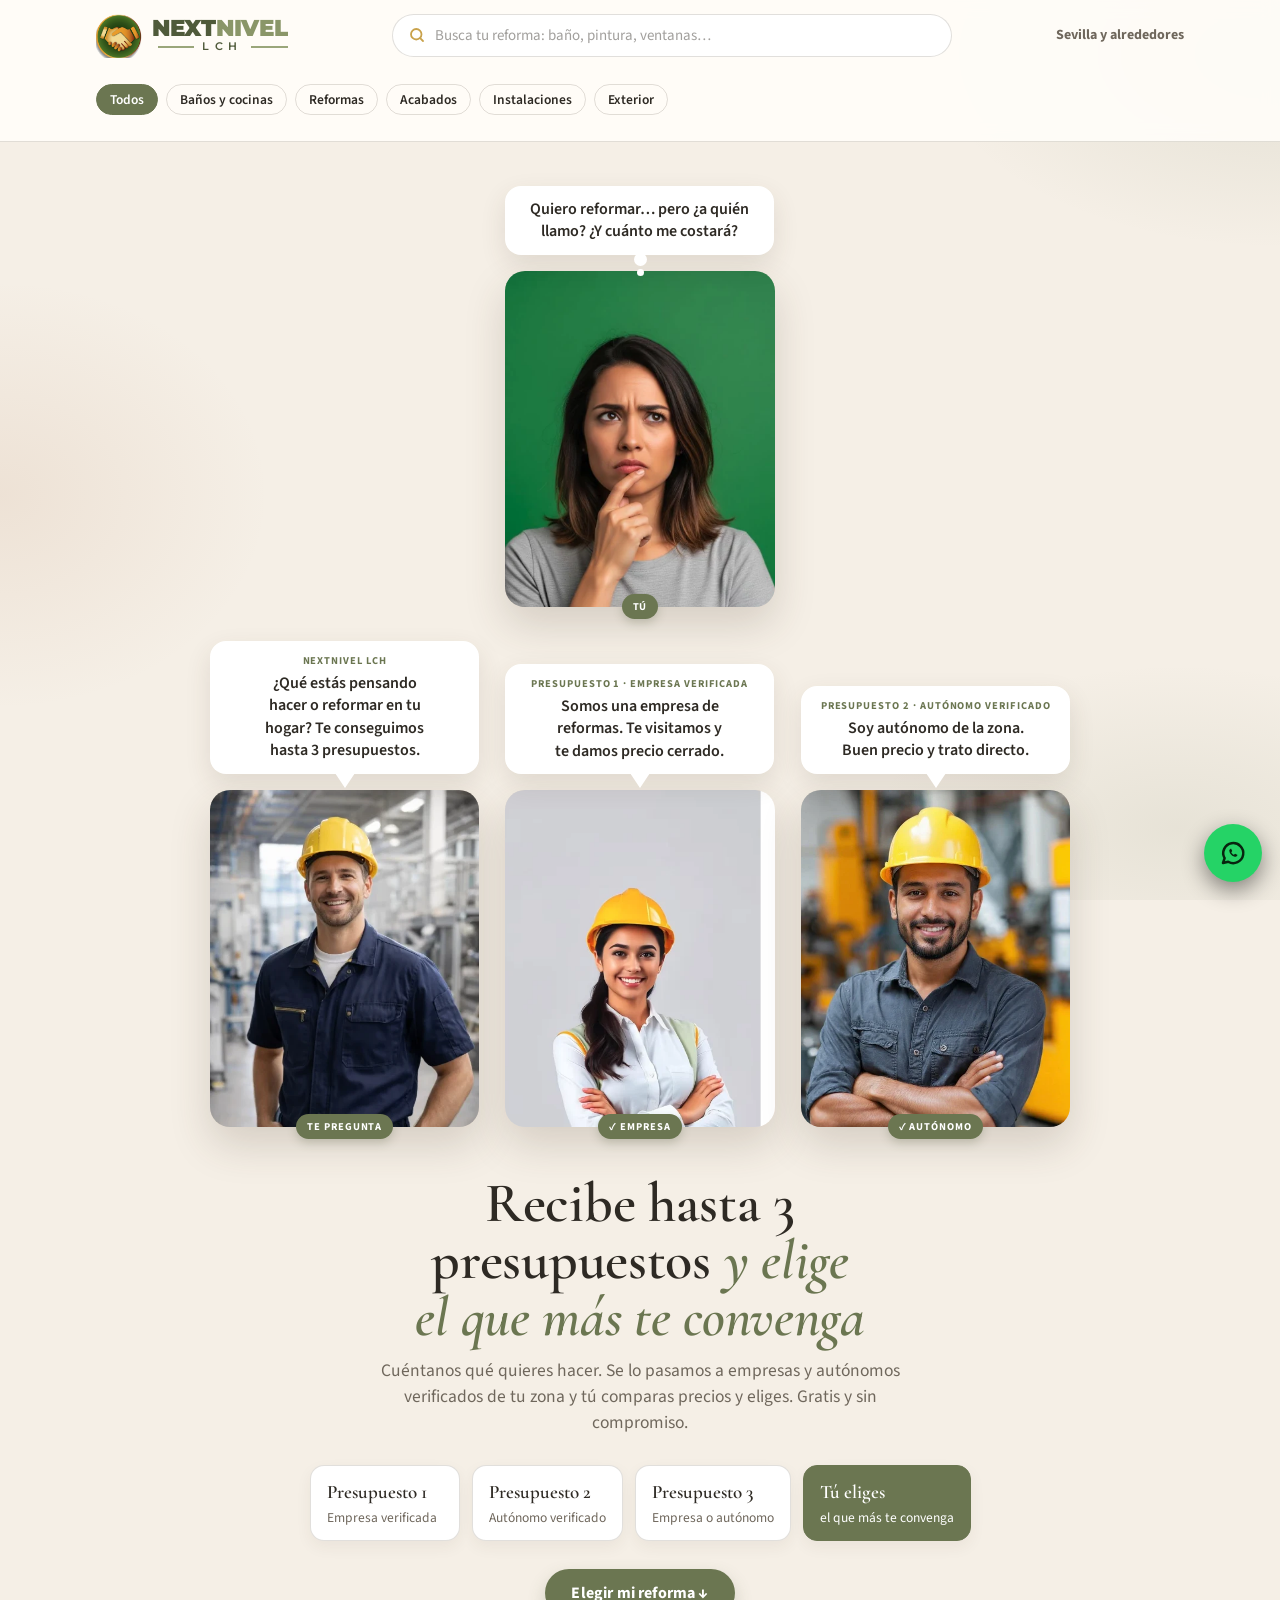
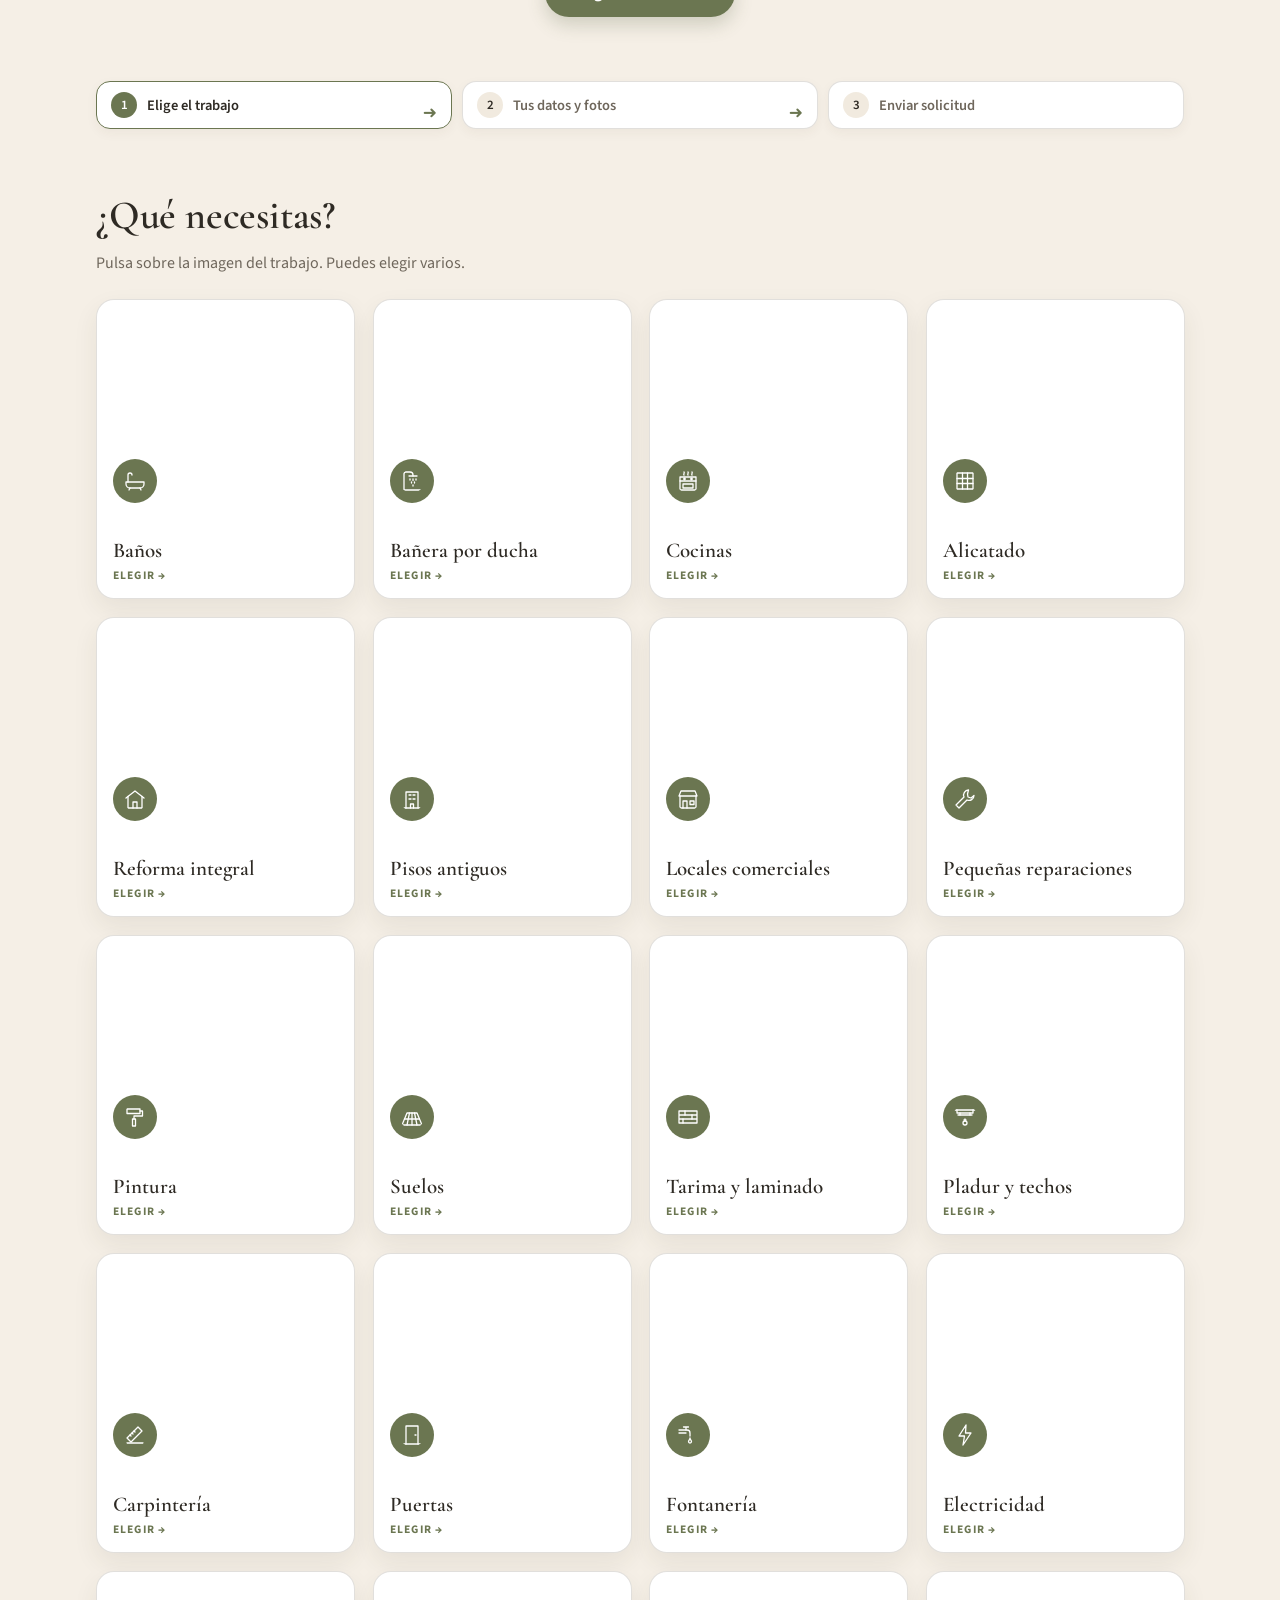
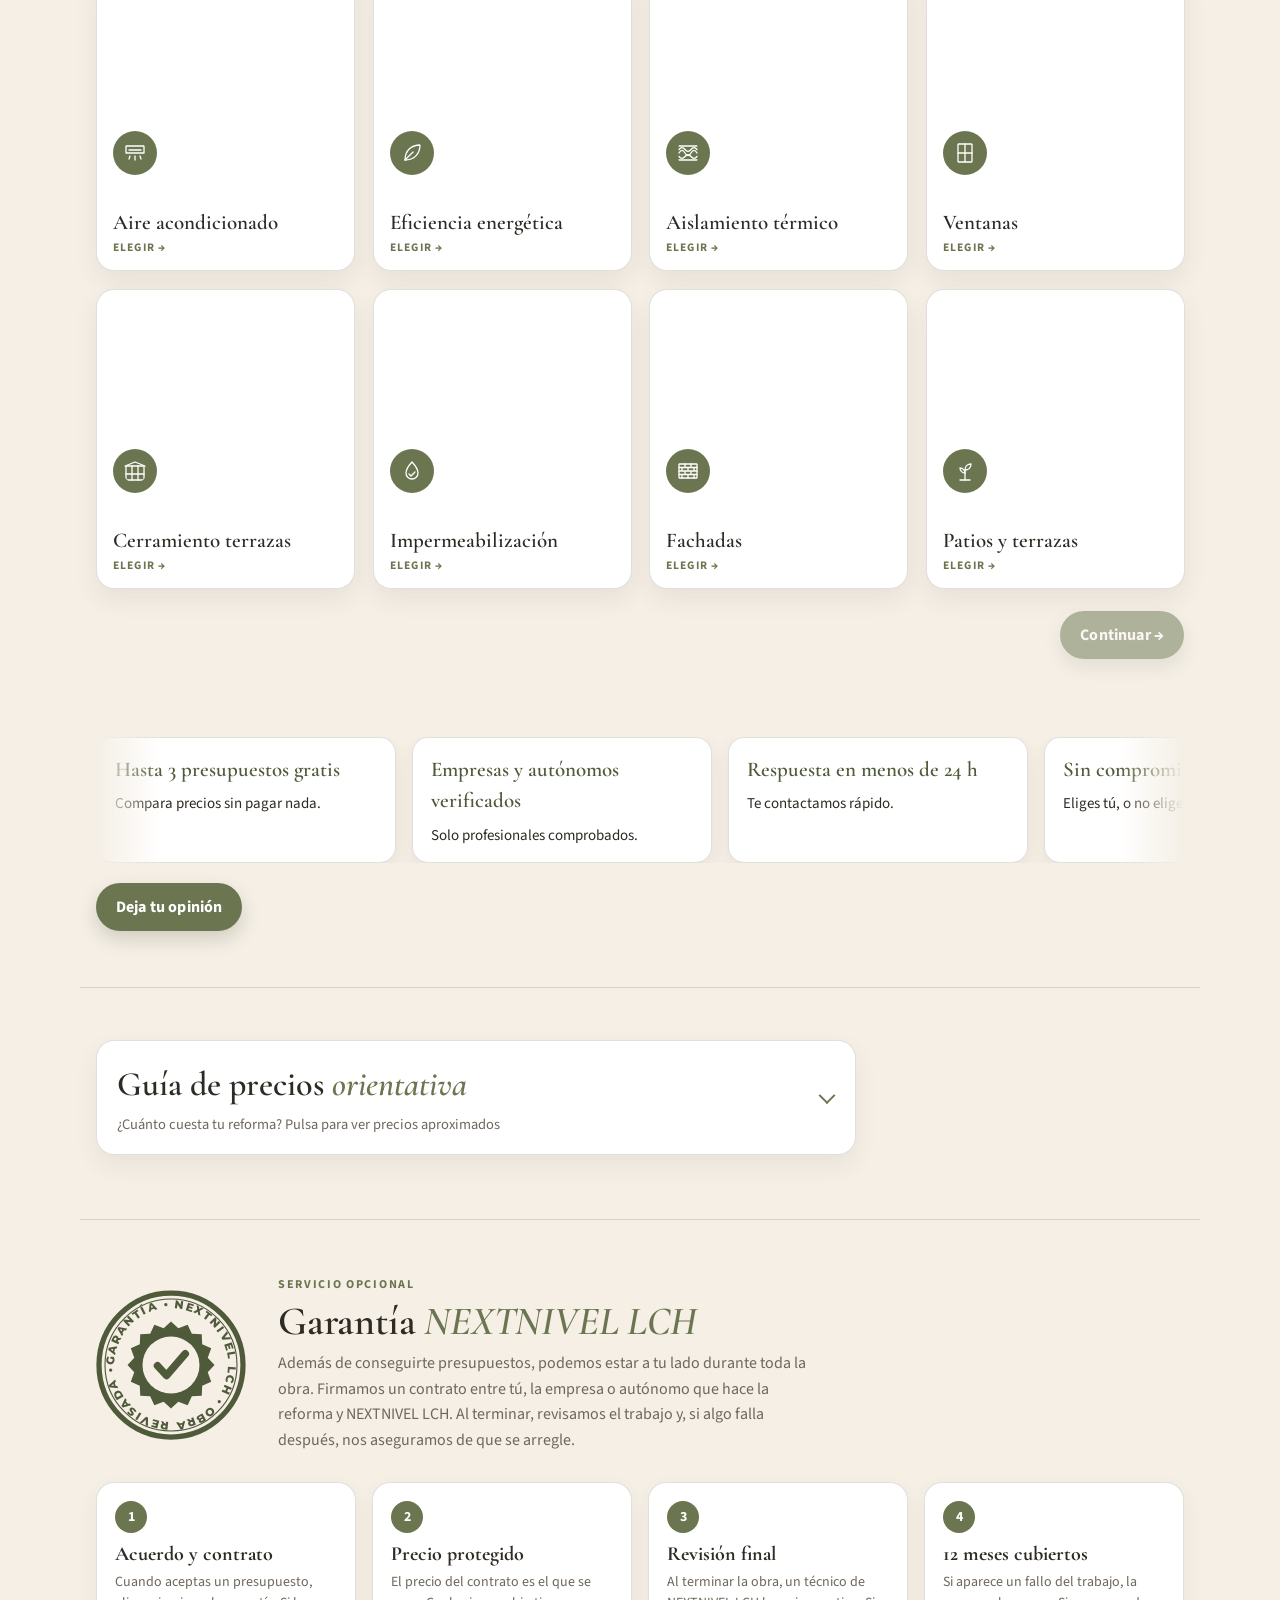
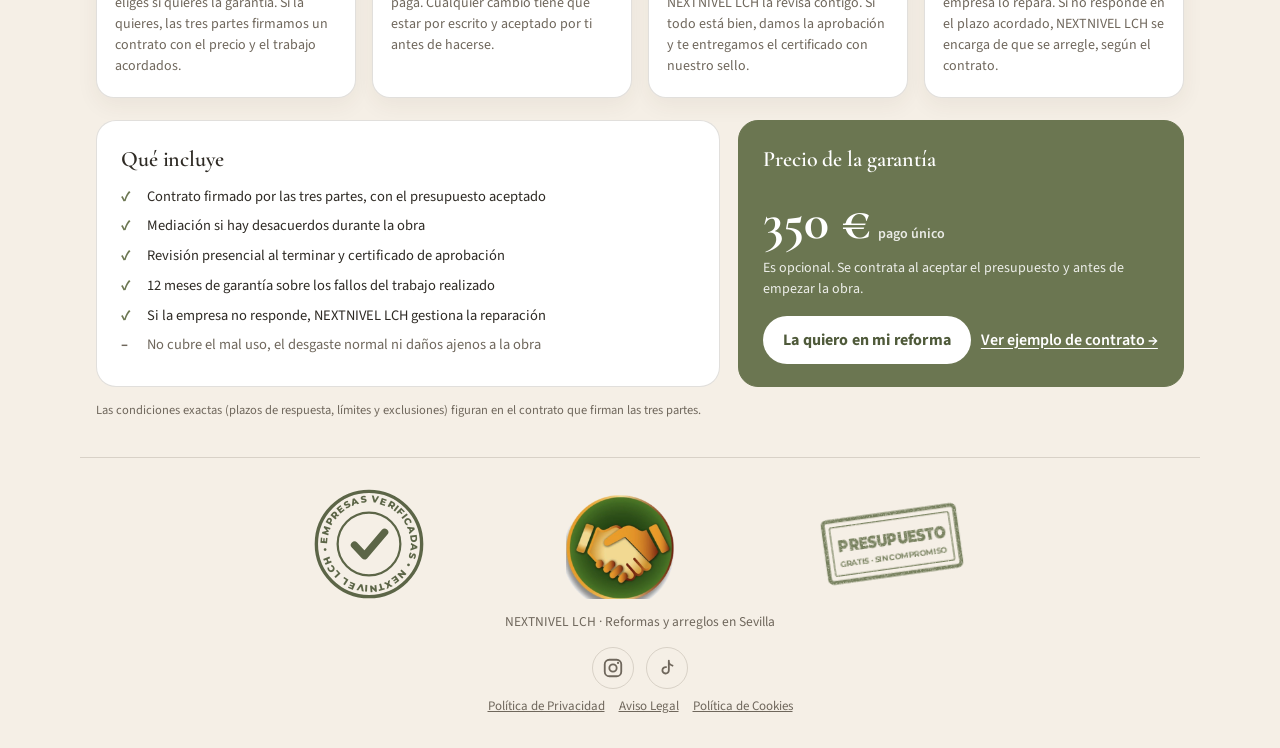
<file: index.html>
<!doctype html>
<html lang="es">
<head>
<meta charset="utf-8">
<meta name="viewport" content="width=device-width, initial-scale=1, viewport-fit=cover">
<meta name="description" content="NEXTNIVEL LCH: pide hasta 3 presupuestos gratis de reformas en Sevilla a empresas y autonomos verificados. Banos, cocinas, pintura, suelos, fontaneria, electricidad y mas.">
<title>NEXTNIVEL LCH Reformas</title>
<link rel="icon" href="/favicon.ico" sizes="any">
<link rel="apple-touch-icon" href="img/apple-touch-icon.png">
<meta name="theme-color" content="#f5efe6">
<link rel="preconnect" href="https://fonts.googleapis.com">
<link rel="stylesheet" href="https://fonts.googleapis.com/css2?family=Bricolage+Grotesque:opsz,wght@12..96,600;12..96,800&family=Source+Sans+3:wght@400;600;700&display=swap">
<style>
:root{
  --navy:#13233f; --navy-2:#1d3358; --gold:#c9a24b; --gold-soft:#f3e6c4;
  --bg:#f2f4f8; --surface:#ffffff; --ink:#15213a; --muted:#5b6679; --line:#dde2eb;
  --tile:#eef1f7; --ok:#1f8a5b; --err:#c0392b; --on-navy:#ffffff;
  --display:"Bricolage Grotesque", "Segoe UI", system-ui, sans-serif;
  --body:"Source Sans 3", "Segoe UI", system-ui, sans-serif;
}
@media (prefers-color-scheme: dark){
  :root:not([data-theme="light"]){
    color-scheme:dark;
    --bg:#0c1424; --surface:#141f35; --ink:#e8ecf4; --muted:#9aa6bb; --line:#26334d;
    --tile:#1a2843; --gold-soft:#3a3120; --navy:#0f1c33; --navy-2:#1a2b4b; --ok:#3cc488; --err:#ff7b6b;
  }
}
:root[data-theme="dark"]{
  color-scheme:dark;
  --bg:#0c1424; --surface:#141f35; --ink:#e8ecf4; --muted:#9aa6bb; --line:#26334d;
  --tile:#1a2843; --gold-soft:#3a3120; --navy:#0f1c33; --navy-2:#1a2b4b; --ok:#3cc488; --err:#ff7b6b;
}
*{box-sizing:border-box}
body{background:var(--bg);color:var(--ink);font-family:var(--body);font-size:16px;line-height:1.5}
.wrap{max-width:1120px;margin:0 auto;padding-inline:16px}
h1,h2,h3{font-family:var(--display);text-wrap:balance;margin:0}
/* header */
.top{background:var(--navy);color:var(--on-navy)}
.top .wrap{display:flex;align-items:center;justify-content:space-between;gap:12px;padding-block:14px}
.brand{display:flex;align-items:center;gap:10px;font-family:var(--display);font-weight:800;font-size:20px;letter-spacing:-.01em}
.brand b{color:var(--gold)}
.badge{width:34px;height:34px;border-radius:50%;border:2px solid var(--gold);display:grid;place-items:center}
.top small{color:#c7d0e0;font-size:14px}
.hero{background:linear-gradient(180deg,var(--navy) 0%,var(--navy-2) 100%);color:var(--on-navy);padding-block:28px 44px}
.hero h1{font-size:clamp(26px,4.2vw,40px);font-weight:800;line-height:1.1;max-width:22ch}
.hero h1 span{color:var(--gold)}
.hero p{color:#d3dbea;max-width:58ch;margin:12px 0 0;font-size:17px}
.trio{display:grid;grid-template-columns:repeat(4,minmax(0,1fr));gap:20px;max-width:1120px;margin:0 auto;align-items:end}
.char{position:relative;display:flex;flex-direction:column;align-items:center;gap:16px}
.pic{margin:0;width:100%;border-radius:24px;overflow:hidden;background:#fff;border:3px solid var(--gold);box-shadow:0 18px 40px rgba(0,0,0,.35);aspect-ratio:4/5}
.pic img{width:100%;height:100%;object-fit:cover;object-position:50% 15%;display:block}
.c1 .pic{transform:rotate(-2deg)} .c3 .pic{transform:rotate(2deg)} .c4 .pic img{object-position:50% 25%}
.tag{position:absolute;bottom:-12px;background:var(--gold);color:#1a1405;font:700 12px var(--body);letter-spacing:.06em;text-transform:uppercase;padding:5px 12px;border-radius:999px;box-shadow:0 4px 10px rgba(0,0,0,.25)}
.bub{position:relative;background:#fff;color:var(--navy);border-radius:18px;padding:12px 14px;font:800 clamp(14px,1.6vw,18px)/1.25 var(--display);text-align:center;text-wrap:balance;box-shadow:0 10px 24px rgba(0,0,0,.3);width:100%;animation:pop .5s ease-out both}
.c2 .bub{animation-delay:.5s}.c4 .bub{animation-delay:1s}.c3 .bub{animation-delay:1.5s}
.bub .who{display:block;font:700 11px var(--body);letter-spacing:.08em;text-transform:uppercase;color:#b0852f;margin-bottom:4px}
.say::after{content:"";position:absolute;left:50%;bottom:-14px;transform:translateX(-50%);border:10px solid transparent;border-top:15px solid #fff;border-bottom:0}
.think{font-style:italic;font-weight:700;font-family:var(--body)}
.think::before,.think::after{content:"";position:absolute;background:#fff;border-radius:50%;left:50%}
.think::before{width:13px;height:13px;bottom:-11px;margin-left:-6px}
.think::after{width:7px;height:7px;bottom:-21px;margin-left:-3px}
.c2 .bub{outline:3px solid var(--gold);outline-offset:-3px}
@keyframes pop{from{transform:translateY(8px) scale(.94);opacity:.3}to{transform:none;opacity:1}}
@media (max-width:640px){
  .trio{grid-template-columns:1fr;gap:14px}
  .char{flex-direction:row;align-items:center;gap:14px}
  .char .pic{width:96px;flex:none;border-radius:50%;aspect-ratio:1;transform:none!important}
  .c2,.c3{flex-direction:row-reverse}
  .tag{display:none}
  .c2 .tag{left:auto;right:10px}
  .bub{text-align:left;font-size:15.5px}
  .say::after,.think::before,.think::after{display:none}
}
@media (prefers-reduced-motion: reduce){.bub{animation:none}}
.hero-text{text-align:center;margin-top:30px}
@media (max-width:900px) and (min-width:641px){.trio{grid-template-columns:repeat(2,minmax(0,1fr));row-gap:34px}}
.hero-text h1{margin:0 auto}
.hero-text p{margin-inline:auto}
.hero-text .facts{justify-content:center}
.quotes{display:flex;flex-wrap:wrap;justify-content:center;gap:10px;margin-top:22px}
.q{display:flex;flex-direction:column;gap:2px;min-width:150px;padding:10px 14px;border-radius:12px;background:rgba(255,255,255,.08);border:1px solid rgba(255,255,255,.18);text-align:left}
.q b{font-family:var(--display);font-size:15px;color:#fff}
.q span{font-size:13.5px;color:#d3dbea}
.q span::before{content:"✓ ";color:var(--gold);font-weight:700}
.q.you{background:var(--gold);border-color:var(--gold)}
.q.you b,.q.you span{color:#1a1405}.q.you span::before{content:""}
@media (max-width:640px){.q{min-width:0;flex:1 1 42%}}
.hero-cta{margin-top:22px}
@media (max-width:640px){.hero-text{margin-top:22px}}
.facts{display:flex;flex-wrap:wrap;gap:8px 20px;margin-top:18px;font-size:14px;color:#d3dbea}
.facts span::before{content:"✓ ";color:var(--gold);font-weight:700}
/* steps */
.steps{display:flex;gap:8px;margin:-22px 0 20px;flex-wrap:wrap}
.step{flex:1 1 160px;background:var(--surface);border:1px solid var(--line);border-radius:10px;padding:10px 14px;display:flex;align-items:center;gap:10px;font-weight:600;color:var(--muted);font-size:15px}
.step i{font-style:normal;width:26px;height:26px;border-radius:50%;display:grid;place-items:center;background:var(--tile);font-size:13px;flex:none}
.step.on{color:var(--ink);border-color:var(--gold)}
.step.on i{background:var(--gold);color:#1a1405}
.step.done i{background:var(--ok);color:#fff}
.layout{display:grid;grid-template-columns:minmax(0,1fr) 320px;gap:24px;align-items:start;padding-bottom:48px}
@media (max-width:880px){.layout{grid-template-columns:1fr}}
.panel{background:var(--surface);border:1px solid var(--line);border-radius:14px;padding:22px}
.panel h2{font-size:22px;margin-bottom:4px}
.lead{color:var(--muted);margin:0 0 16px}
/* search + filters */
.tools{display:flex;gap:10px;flex-wrap:wrap;margin-bottom:14px}
.tools input{flex:1 1 220px}
.chips{display:flex;gap:6px;flex-wrap:wrap;margin-bottom:16px}
.chip{border:1px solid var(--line);background:transparent;color:var(--ink);border-radius:999px;padding:6px 12px;font:600 14px var(--body);cursor:pointer}
.chip[aria-pressed="true"]{background:var(--navy);border-color:var(--navy);color:#fff}
/* service grid: collage de rombos */
.grid{position:relative;margin:6px 0 0;background:none;overflow:visible}
.grid svg.arrows{display:none}
.svc{position:absolute;padding:0;border:0;background:none;cursor:pointer;font:inherit;color:#fff}
.svc .dia{position:absolute;inset:0;transform:rotate(45deg) scale(.6);border-radius:14%;overflow:hidden;
  border:4px solid rgba(255,255,255,.95);box-shadow:0 10px 24px rgba(15,25,45,.28);transition:transform .25s, border-color .2s}
.svc:hover .dia{transform:rotate(45deg) scale(.63)}
.svc .scene{position:absolute;inset:-21%;transform:rotate(-45deg)}
.svc .scene svg.ico{position:absolute;left:50%;top:37%;width:30%;transform:translate(-50%,-50%);stroke:#fff;fill:none;stroke-width:2;stroke-linecap:round;stroke-linejoin:round;filter:drop-shadow(0 2px 3px rgba(0,0,0,.35));opacity:.95}
.svc .name{position:absolute;left:50%;top:55%;transform:translateX(-50%);width:66%;text-align:center;font:700 13.5px/1.2 var(--body);text-shadow:0 1px 3px rgba(0,0,0,.6);text-wrap:balance}
.svc .pill{position:absolute;left:50%;top:14%;transform:translateX(-50%);background:#e8704f;color:#fff;font:700 10.5px var(--body);letter-spacing:.07em;text-transform:uppercase;padding:3px 9px;border-radius:999px;white-space:nowrap;box-shadow:0 2px 6px rgba(0,0,0,.2)}
.svc[aria-pressed="true"] .dia{border-color:var(--gold);box-shadow:0 0 0 4px rgba(201,162,75,.45),0 10px 24px rgba(15,25,45,.3)}
.svc .tick{position:absolute;left:50%;top:14%;transform:translateX(-50%);width:40px;height:40px;border-radius:50%;background:var(--gold);color:#1a1405;display:none;place-items:center;font-weight:800;font-size:22px;box-shadow:0 2px 6px rgba(0,0,0,.25)}
.svc[aria-pressed="true"] .tick{display:grid}
.svc:focus-visible{outline:none}
.svc:focus-visible .dia{border-color:var(--gold)}
/* escenas */
.sc-azul{background:linear-gradient(90deg,rgba(255,255,255,.35) 2px,transparent 2px) 0 0/30px 30px,linear-gradient(rgba(255,255,255,.35) 2px,transparent 2px) 0 0/30px 30px,linear-gradient(160deg,#8fd3d6,#2a7d8e)}
.sc-cocina{background:linear-gradient(90deg,rgba(255,255,255,.4) 2px,transparent 2px) 0 0/40px 20px,linear-gradient(rgba(255,255,255,.4) 2px,transparent 2px) 0 0/40px 20px,linear-gradient(170deg,#f2b97a,#b5633a)}
.sc-madera{background:repeating-linear-gradient(90deg,rgba(0,0,0,.14) 0 2px,transparent 2px 46px),repeating-linear-gradient(0deg,rgba(255,255,255,.06) 0 3px,transparent 3px 9px),linear-gradient(160deg,#c68a52,#7a4520)}
.sc-ladrillo{background:linear-gradient(rgba(255,255,255,.35) 2px,transparent 2px) 0 0/48px 24px,linear-gradient(90deg,rgba(255,255,255,.35) 2px,transparent 2px) 0 0/48px 48px,linear-gradient(90deg,rgba(255,255,255,.35) 2px,transparent 2px) 24px 24px/48px 48px,linear-gradient(160deg,#d9795a,#8d3a28)}
.sc-cielo{background:radial-gradient(circle at 75% 22%,rgba(255,236,170,.95) 0 7%,transparent 8%),linear-gradient(180deg,#5fb2e8 0%,#a9dcf5 55%,#e9c98f 56%,#c79a5e 100%)}
.sc-pintura{background:linear-gradient(115deg,#f06c5b 0 25%,#f4b544 25% 50%,#4fb3a4 50% 75%,#3d6fb6 75%)}
.sc-yeso{background:radial-gradient(circle at 30% 20%,rgba(255,255,255,.5),transparent 50%),linear-gradient(160deg,#c9c3b8,#7e7668)}
.sc-noche{background:radial-gradient(circle at 50% 40%,rgba(255,200,60,.55),transparent 45%),linear-gradient(160deg,#243a63,#0e1a33)}
.sc-frio{background:radial-gradient(circle at 50% 35%,rgba(255,255,255,.45),transparent 50%),linear-gradient(160deg,#7cc4f0,#2d6fb0)}
.sc-verde{background:radial-gradient(circle at 70% 25%,rgba(255,240,170,.6),transparent 40%),linear-gradient(160deg,#8bc97a,#2f7a4b)}
.sc-agua{background:repeating-linear-gradient(135deg,rgba(255,255,255,.12) 0 10px,transparent 10px 20px),linear-gradient(160deg,#5aa0d8,#1f4f8a)}
.sc-calido{background:radial-gradient(circle at 40% 25%,rgba(255,255,255,.35),transparent 50%),linear-gradient(160deg,#e9a86a,#9a5b8a)}
.empty{color:var(--muted);padding:20px 0}
/* form */
.fields{display:grid;grid-template-columns:1fr 1fr;gap:14px}
@media (max-width:560px){.fields{grid-template-columns:1fr}}
.full{grid-column:1/-1}
label{display:block;font-weight:600;font-size:14.5px;margin-bottom:5px}
label em{font-style:normal;color:var(--muted);font-weight:400}
input,textarea,select{width:100%;font:16px var(--body);color:var(--ink);background:var(--bg);border:1.5px solid var(--line);border-radius:10px;padding:11px 12px}
textarea{min-height:96px;resize:vertical}
.err{color:var(--err);font-size:13.5px;margin-top:4px;min-height:0}
.bad{border-color:var(--err)}
.drop{border:2px dashed var(--line);border-radius:12px;padding:18px;text-align:center;color:var(--muted);cursor:pointer;background:var(--bg)}
.drop:hover,.drop.over{border-color:var(--gold)}
.drop strong{color:var(--ink)}
.thumbs{display:flex;flex-wrap:wrap;gap:8px;margin-top:10px}
.thumb{position:relative;width:84px;height:84px;border-radius:8px;overflow:hidden;border:1px solid var(--line)}
.thumb img{width:100%;height:100%;object-fit:cover}
.thumb button{position:absolute;top:3px;right:3px;width:22px;height:22px;border-radius:50%;border:0;background:rgba(0,0,0,.65);color:#fff;cursor:pointer;font-size:13px;line-height:1}
.urg{display:flex;gap:8px;flex-wrap:wrap}
.urg label{margin:0;display:flex;align-items:center;gap:6px;border:1.5px solid var(--line);border-radius:10px;padding:8px 12px;font-weight:600;cursor:pointer}
.urg input{width:auto;accent-color:var(--gold)}
.urg label:has(input:checked){border-color:var(--gold);background:var(--gold-soft)}
.consent{display:flex;gap:10px;align-items:flex-start;font-size:14px;color:var(--muted)}
.consent input{width:auto;margin-top:4px;accent-color:var(--gold)}
.row{display:flex;gap:10px;justify-content:space-between;flex-wrap:wrap;margin-top:20px}
.btn{border:0;border-radius:10px;padding:13px 20px;font:700 16px var(--body);cursor:pointer;text-decoration:none;display:inline-flex;align-items:center;gap:8px;justify-content:center}
.btn.primary{background:var(--gold);color:#1a1405}
.btn.primary:hover{filter:brightness(1.05)}
.btn.ghost{background:transparent;color:var(--ink);border:1.5px solid var(--line)}
.btn.wa{background:#1f9d55;color:#fff}
.btn[disabled]{opacity:.5;cursor:not-allowed}
/* summary */
aside.panel{position:sticky;top:calc(env(safe-area-inset-top,0px) + 16px)}
@media (max-width:880px){aside.panel{position:static}}
aside h3{font-size:18px;margin-bottom:10px}
.sel{list-style:none;margin:0;padding:0;display:flex;flex-direction:column;gap:6px}
.sel li{display:flex;justify-content:space-between;gap:8px;background:var(--tile);border-radius:8px;padding:7px 10px;font-size:14.5px}
.sel li button{border:0;background:none;color:var(--muted);cursor:pointer;font-size:16px;padding:0 2px}
.muted{color:var(--muted);font-size:14.5px}
.how{margin-top:18px;border-top:1px solid var(--line);padding-top:14px;font-size:14.5px;color:var(--muted)}
.how ol{padding-left:18px;margin:6px 0 0;display:grid;gap:4px}
.phone{font-family:var(--display);font-weight:800;font-size:20px;color:var(--ink);letter-spacing:.02em;font-variant-numeric:tabular-nums}
/* done */
.msg{white-space:pre-wrap;background:var(--bg);border:1px solid var(--line);border-radius:10px;padding:14px;font-size:14.5px;max-height:320px;overflow:auto}
.okmark{width:52px;height:52px;border-radius:50%;background:var(--ok);color:#fff;display:grid;place-items:center;font-size:26px;font-weight:800;margin-bottom:10px}
footer{color:var(--muted);font-size:13.5px;padding-block:0 32px;text-align:center}
@media (prefers-reduced-motion: reduce){*{transition:none!important}}
.ph-bano{background-image:url(https://images.unsplash.com/photo-1733426107854-ee00a25d72a7?w=420&h=420&fit=crop&q=70&auto=format)}
.ph-ducha{background-image:url(https://images.unsplash.com/photo-1571781418606-70265b9cce90?w=420&h=420&fit=crop&q=70&auto=format)}
.ph-cocina{background-image:url(https://images.unsplash.com/photo-1671197244266-73129c97c096?w=420&h=420&fit=crop&q=70&auto=format)}
.ph-azulejo{background-image:url(https://images.unsplash.com/photo-1523413307857-ef24c53571ae?w=420&h=420&fit=crop&q=70&auto=format)}
.ph-casa{background-image:url(https://images.unsplash.com/photo-1674649207083-281c2517ab49?w=420&h=420&fit=crop&q=70&auto=format)}
.ph-antiguo{background-image:url(https://images.unsplash.com/photo-1736182615481-3795ea557614?w=420&h=420&fit=crop&q=70&auto=format)}
.ph-local{background-image:url(https://images.unsplash.com/photo-1777195595983-d9efde4c1223?w=420&h=420&fit=crop&q=70&auto=format)}
.ph-mayor{background-image:url(https://images.unsplash.com/photo-1758691031787-90867cb6fb2c?w=420&h=420&fit=crop&q=70&auto=format)}
.ph-repar{background-image:url(https://images.unsplash.com/photo-1426927308491-6380b6a9936f?w=420&h=420&fit=crop&q=70&auto=format)}
.ph-pintura{background-image:url(https://images.unsplash.com/photo-1693985120993-e9b203ce7631?w=420&h=420&fit=crop&q=70&auto=format)}
.ph-suelo{background-image:url(https://images.unsplash.com/photo-1708919268837-2b4857323447?w=420&h=420&fit=crop&q=70&auto=format)}
.ph-tarima{background-image:url(https://images.unsplash.com/photo-1761053133165-0f3acdaf1770?w=420&h=420&fit=crop&q=70&auto=format)}
.ph-pladur{background-image:url(https://images.unsplash.com/photo-1768839725085-829e6ac7ac26?w=420&h=420&fit=crop&q=70&auto=format)}
.ph-madera{background-image:url(https://images.unsplash.com/photo-1659930087003-2d64e33181f7?w=420&h=420&fit=crop&q=70&auto=format)}
.ph-puerta{background-image:url(https://images.unsplash.com/photo-1561111283-8eff0e921cf6?w=420&h=420&fit=crop&q=70&auto=format)}
.ph-fonta{background-image:url(https://images.unsplash.com/photo-1749532125405-70950966b0e5?w=420&h=420&fit=crop&q=70&auto=format)}
.ph-luz{background-image:url(https://images.unsplash.com/photo-1621905251189-08b45d6a269e?w=420&h=420&fit=crop&q=70&auto=format)}
.ph-aire{background-image:url(https://images.unsplash.com/photo-1726614846573-c1ac2e6161d1?w=420&h=420&fit=crop&q=70&auto=format)}
.ph-eco{background-image:url(https://images.unsplash.com/photo-1655300256335-beef51a914fe?w=420&h=420&fit=crop&q=70&auto=format)}
.ph-aislam{background-image:url(https://images.unsplash.com/photo-1752852381113-7d93abc9d7ea?w=420&h=420&fit=crop&q=70&auto=format)}
.ph-ventana{background-image:url(https://images.unsplash.com/photo-1630368177606-471ad5e501c4?w=420&h=420&fit=crop&q=70&auto=format)}
.ph-cerram{background-image:url(https://images.unsplash.com/photo-1759412393800-0ac06909423a?w=420&h=420&fit=crop&q=70&auto=format)}
.ph-imper{background-image:url(https://images.unsplash.com/photo-1635424709845-3a85ad5e1f5e?w=420&h=420&fit=crop&q=70&auto=format)}
.ph-fachada{background-image:url(https://images.unsplash.com/photo-1481253127861-534498168948?w=420&h=420&fit=crop&q=70&auto=format)}
.ph-patio{background-image:url(https://images.unsplash.com/photo-1636026093316-ae12fc4ebe64?w=420&h=420&fit=crop&q=70&auto=format)}
.scene[class*="ph-"]{background-size:cover;background-position:center}
.scene[class*="ph-"]::after{content:"";position:absolute;inset:0;background:radial-gradient(60% 45% at 50% 58%,rgba(8,16,32,.55),transparent 75%),linear-gradient(180deg,transparent 35%,rgba(8,16,32,.55))}
.scene[class*="ph-"] .ico{display:none}
.scene[class*="ph-"] .name,.scene[class*="ph-"] .tick{z-index:1}
.scene[class*="ph-"] .name{top:50%;transform:translate(-50%,-50%)}
.credit{font-size:12px;color:var(--muted);margin:8px 0 0;text-align:right}


/* fondo de página */
body{background:#04080e;isolation:isolate}
body::before{content:"";position:fixed;inset:0;z-index:-1;pointer-events:none;
  background:linear-gradient(90deg,rgba(4,8,14,.93) 0%,rgba(4,8,14,.6) 45%,rgba(4,8,14,.25) 100%),url(img/fondo.webp) right center/auto 100% no-repeat,#04080e}
@media (max-width:760px){body::before{background:linear-gradient(180deg,rgba(4,8,14,.55),rgba(4,8,14,.85)),url(img/fondo.webp) center 30%/cover no-repeat,#04080e}}
.top{background:rgba(10,18,34,.72);backdrop-filter:blur(6px)}
.hero{background:transparent}
footer{color:#b9c3d6}
.legal-links{display:flex;gap:14px;justify-content:center;flex-wrap:wrap;margin-top:8px}
.legal-links a{color:var(--muted);text-decoration:underline;font-size:13px}
.legal-links a:hover{color:var(--gold)}
details.legal{max-width:640px;margin:14px auto 0;text-align:left}
details.legal summary{list-style:none;cursor:pointer;color:var(--muted);font-size:13px;text-decoration:underline}
details.legal summary::-webkit-details-marker{display:none}
details.legal .cuerpo{margin-top:10px;font-size:13.5px;line-height:1.5;color:var(--muted)}
details.legal .cuerpo p{margin:0 0 10px}

/* sin cuadros blancos: todo sobre el fondo oscuro */
:root:root:root{color-scheme:dark;--surface:transparent;--ink:#eef2f8;--muted:#aab6ca;--line:rgba(255,255,255,.22);--bg:rgba(255,255,255,.07);--tile:rgba(255,255,255,.09);--gold-soft:rgba(201,162,75,.22)}
.panel{border:0;border-radius:0;padding-inline:0}
.step{background:rgba(4,8,14,.45)}
.chip[aria-pressed="true"]{background:var(--gold);border-color:var(--gold);color:#1a1405}
input::placeholder,textarea::placeholder{color:rgba(238,242,248,.5)}
.svc .dia{box-shadow:0 10px 24px rgba(0,0,0,.5)}

/* clienta arriba, profesionales abajo */
.trio{grid-template-columns:repeat(3,minmax(0,1fr));gap:30px 22px;max-width:980px}
.trio{max-width:860px}
.c1{grid-column:2;grid-row:1}.c2{grid-column:1;grid-row:2}.c4{grid-column:2;grid-row:2}.c3{grid-column:3;grid-row:2}
@media (max-width:900px) and (min-width:641px){.trio{grid-template-columns:repeat(3,minmax(0,1fr))}}
@media (max-width:640px){.trio{grid-template-columns:1fr}.c1,.c2,.c3,.c4{grid-column:auto;grid-row:auto}}

.wa-chat{display:inline-flex;align-items:center;gap:10px;background:#25d366;color:#08240f;font-weight:700;text-decoration:none;border-radius:999px;padding:10px 18px;text-shadow:none}
.wa-chat:hover{filter:brightness(1.05)}
.wa-float{position:fixed;right:18px;bottom:calc(18px + env(safe-area-inset-bottom,0px));z-index:50;width:58px;height:58px;border-radius:50%;background:#25d366;color:#08240f;display:grid;place-items:center;box-shadow:0 8px 22px rgba(0,0,0,.45)}
.wa-float svg{width:30px;height:30px}
.wa-float:hover{transform:scale(1.06)}

/* resumen debajo de los rombos + rombos separados y flotando */
.layout{grid-template-columns:1fr}
aside.panel{position:static;max-width:640px}
.svc{animation:flotar 4.5s ease-in-out infinite}
.svc:nth-child(3n+1){animation-delay:-1.5s}.svc:nth-child(3n+2){animation-delay:-3s}
@keyframes flotar{0%,100%{translate:0 0}50%{translate:0 -9px}}
@media (prefers-reduced-motion: reduce){.svc{animation:none}}

#p1 .row{margin-top:-24px}
.layout{padding-bottom:32px}
#count1,.info{display:none}
#p1 .row{justify-content:flex-end;position:relative;z-index:2}
details.legal>summary{display:none}
details.legal:not([open]){display:none}
footer.wrap{padding-top:24px}
.op h2,.op .sub{display:none!important}
.tarjeta.rev{background:#efece6;border:0;color:#222;box-shadow:0 10px 24px rgba(0,0,0,.35)}
.tarjeta.rev .quien{margin:0;display:flex;align-items:center;gap:6px;flex-wrap:wrap;color:#6b6b6b}
.tarjeta.rev .quien b{color:#222;font-family:var(--display)}
.tarjeta.rev .okv{display:inline-grid;place-items:center;width:16px;height:16px;border-radius:50%;background:#3bb54a;color:#fff;font-size:10px;font-weight:800}
.tarjeta.rev .loc{font-size:12.5px;margin-left:auto}
.tarjeta.rev p{color:#333}
.fianza{margin-top:10px;border:1.5px solid var(--gold);background:rgba(201,162,75,.12);border-radius:12px;padding:12px 14px;font-size:14.5px;line-height:1.45;max-width:560px}
.fianza b{color:var(--gold)}
.tarjeta.rev .est{color:#222;text-align:center;font-size:19px;letter-spacing:3px;margin-top:auto}
.quotes .q{position:relative;overflow:hidden;animation:qluz 4s ease-in-out infinite}
.quotes .q::after{content:"";position:absolute;inset:0;pointer-events:none;background:linear-gradient(110deg,transparent 30%,rgba(255,255,255,.4) 50%,transparent 70%);transform:translateX(-130%);animation:qbrillo 4s ease-in-out infinite}
.quotes .q:nth-child(2),.quotes .q:nth-child(2)::after{animation-delay:1s}
.quotes .q:nth-child(3),.quotes .q:nth-child(3)::after{animation-delay:2s}
.quotes .q:nth-child(4),.quotes .q:nth-child(4)::after{animation-delay:3s}
@keyframes qluz{0%,32%,100%{transform:none;box-shadow:none}8%,22%{transform:translateY(-4px);border-color:var(--gold);box-shadow:0 0 0 2px var(--gold),0 0 24px rgba(201,162,75,.6)}}
@keyframes qbrillo{0%{transform:translateX(-130%)}22%,100%{transform:translateX(130%)}}
@media (prefers-reduced-motion: reduce){.quotes .q,.quotes .q::after{animation:none}}
.steps .step{position:relative;overflow:hidden}
.steps .step:not(:last-child){padding-right:38px}
.steps .step:not(:last-child)::after{content:"\279C";position:absolute;right:14px;top:50%;color:var(--gold);font-size:17px;line-height:1;animation:flecha 1.2s ease-in-out infinite}
.steps .step:nth-child(2)::after{animation-delay:.4s}
.steps .step::before{content:"";position:absolute;inset:0;pointer-events:none;background:linear-gradient(110deg,transparent 30%,rgba(201,162,75,.35) 50%,transparent 70%);transform:translateX(-130%);animation:qbrillo 3s ease-in-out infinite}
.steps .step:nth-child(2)::before{animation-delay:1s}
.steps .step:nth-child(3)::before{animation-delay:2s}
@keyframes flecha{0%,100%{transform:translate(-5px,-50%);opacity:.35}50%{transform:translate(5px,-50%);opacity:1}}
@media (prefers-reduced-motion: reduce){.steps .step::before,.steps .step::after{animation:none}.steps .step:not(:last-child)::after{transform:translateY(-50%)}}
/* arquitecta en el lateral izquierdo (pantallas anchas) */
@media (min-width:1400px){body::after{content:"";position:fixed;top:0;bottom:0;left:0;width:calc((100vw - 1120px)/2 + 40px);z-index:-1;pointer-events:none;
  background:linear-gradient(90deg,rgba(4,8,14,.05) 0%,rgba(4,8,14,.25) 55%,#04080e 100%),linear-gradient(180deg,rgba(4,8,14,.35),transparent 20%,transparent 80%,rgba(4,8,14,.6)),url(img/arquitecta.webp) center 20%/cover no-repeat}}
/* fondo de hexágonos (canvas) y obrero en el lateral derecho */
body::before{display:none}
#hexfondo{position:fixed;inset:0;width:100%;height:100%;z-index:-1;pointer-events:none}
.obrero-lado{display:none}
@media (min-width:1400px){.obrero-lado{display:block;position:fixed;right:0;bottom:0;height:74vh;width:calc((100vw - 1120px)/2 + 20px);z-index:-1;pointer-events:none;background:url(img/obrero.webp) right bottom/contain no-repeat;-webkit-mask-image:linear-gradient(90deg,transparent,#000 22%);mask-image:linear-gradient(90deg,transparent,#000 22%)}}
/* cabecera profesional: marca a la izquierda, buscador y categorías arriba */
.top .top-in{display:grid;grid-template-columns:auto minmax(0,1fr) auto;gap:22px;align-items:center;padding-block:12px}
.top .tools{margin:0;justify-self:center;width:100%;max-width:560px}
.top .tools input{border-radius:999px;padding:10px 16px 10px 42px;font-size:15px;background:rgba(255,255,255,.08) url("data:image/svg+xml,%3Csvg xmlns='http://www.w3.org/2000/svg' width='18' height='18' viewBox='0 0 24 24' fill='none' stroke='%23c9a24b' stroke-width='2.4' stroke-linecap='round'%3E%3Ccircle cx='11' cy='11' r='7'/%3E%3Cpath d='m20 20-3.5-3.5'/%3E%3C/svg%3E") 15px center no-repeat;border:1px solid rgba(255,255,255,.18)}
.top .tools input:focus{outline:none;border-color:var(--gold);box-shadow:0 0 0 3px rgba(201,162,75,.25)}
.top .chips{margin:0;padding:0 0 12px;gap:8px;justify-content:center}
.top .chip{font-size:13.5px;padding:5px 13px;background:rgba(255,255,255,.04)}
.top .chip[aria-pressed="true"]{background:var(--gold);border-color:var(--gold);color:#1a1405}
#p1{scroll-margin-top:130px}
body{margin:0}
.top{background:rgba(8,12,22,.93)}
@media (min-width:900px){.top{position:sticky;top:0;z-index:40;border-bottom:1px solid rgba(201,162,75,.18)}}
@media (max-width:760px){
  .top .top-in{grid-template-columns:auto auto;gap:10px 12px}
  .top .top-in small{justify-self:end;text-align:right;font-size:13px}
  .top .tools{grid-column:1/-1;order:3;max-width:none}
  .top .chips{flex-wrap:nowrap;overflow-x:auto;justify-content:flex-start;scrollbar-width:none;-webkit-mask-image:linear-gradient(90deg,#000 88%,transparent);mask-image:linear-gradient(90deg,#000 88%,transparent)}
  .top .chips::-webkit-scrollbar{display:none}
  .top .chip{flex:none}
  #p1{scroll-margin-top:12px}
}
</style>

<link rel="stylesheet" href="estilo.css">
</head>
<body>
<div class="obrero-lado" aria-hidden="true"></div>
<header class="top">
  <div class="wrap top-in">
    <a class="brand" href="/" aria-label="NEXTNIVEL LCH, ir al inicio"><img class="brand-ico" src="img/logo-icono.webp" alt="" width="52" height="48"><span class="brand-txt"><span class="bn">NEXT</span><span class="bo">NIVEL</span><span class="bl">LCH</span></span></a>
    <div class="tools"><input id="q" type="search" placeholder="Busca tu reforma: baño, pintura, ventanas…" aria-label="Buscar servicio"></div>
    <small>Sevilla y alrededores</small>
  </div>
  <div class="wrap"><div class="chips" id="chips" role="group" aria-label="Filtrar por tipo"></div></div>
</header>

<section class="hero">
  <div class="wrap">
    <div class="trio">
      <div class="char c1">
        <div class="bub think">Quiero reformar… pero ¿a quién llamo? ¿Y cuánto me costará?</div>
        <figure class="pic"><img src="img/clienta.webp" alt="Clienta pensando qué reformar en su casa"></figure>
        <span class="tag">Tú</span>
      </div>
      <div class="char c2">
        <div class="bub say"><span class="who">NEXTNIVEL LCH</span>¿Qué estás pensando hacer o reformar en tu hogar? Te conseguimos hasta 3 presupuestos.</div>
        <figure class="pic"><img src="img/tecnico.webp" alt="Técnico de NEXTNIVEL LCH con casco y chaleco"></figure>
        <span class="tag">Te pregunta</span>
      </div>
      <div class="char c4">
        <div class="bub say"><span class="who">Presupuesto 1 · Empresa verificada</span>Somos una empresa de reformas. Te visitamos y te damos precio cerrado.</div>
        <figure class="pic"><img src="img/empresa.webp" alt="Jefa de obra con casco y carpeta"></figure>
        <span class="tag">✓ Empresa</span>
      </div>
      <div class="char c3">
        <div class="bub say"><span class="who">Presupuesto 2 · Autónomo verificado</span>Soy autónomo de la zona. Buen precio y trato directo.</div>
        <figure class="pic"><img src="img/autonomo.webp" alt="Profesional de obra sonriendo en una obra"></figure>
        <span class="tag">✓ Autónomo</span>
      </div>
    </div>
    <div class="hero-text">
      <h1>Recibe hasta 3 presupuestos <span>y elige el que más te convenga</span></h1>
      <p>Cuéntanos qué quieres hacer. Se lo pasamos a empresas y autónomos verificados de tu zona y tú comparas precios y eliges. Gratis y sin compromiso.</p>
      <div class="facts"><span>Hasta 3 presupuestos gratis</span><span>Empresas y autónomos verificados</span><span>Tú eliges, sin compromiso</span></div>
      <div class="quotes" aria-label="Así recibes tus presupuestos">
        <div class="q"><b>Presupuesto 1</b><span>Empresa verificada</span></div>
        <div class="q"><b>Presupuesto 2</b><span>Autónomo verificado</span></div>
        <div class="q"><b>Presupuesto 3</b><span>Empresa o autónomo</span></div>
        <div class="q you"><b>Tú eliges</b><span>el que más te convenga</span></div>
      </div>
      <a class="btn primary hero-cta" href="#p1">Elegir mi reforma ↓</a>
    </div>
  </div>
</section>

<main class="wrap">
  <nav class="steps" aria-label="Pasos">
    <div class="step on" id="st1"><i>1</i>Elige el trabajo</div>
    <div class="step" id="st2"><i>2</i>Tus datos y fotos</div>
    <div class="step" id="st3"><i>3</i>Enviar solicitud</div>
  </nav>

  <div class="layout">
    <div>
      <!-- PASO 1 -->
      <section class="panel" id="p1">
        <h2>¿Qué necesitas?</h2>
        <p class="lead">Pulsa sobre la imagen del trabajo. Puedes elegir varios.</p>
        <div class="grid" id="grid"></div>
        <p class="empty" id="empty" hidden>No hay resultados. Prueba con otra palabra o elige «Reparaciones y pequeñas reformas».</p>
        <div class="row">
          <span class="muted" id="count1">Ningún trabajo elegido</span>
          <button class="btn primary" id="next1" disabled>Continuar →</button>
        </div>
      </section>

      <!-- PASO 2 -->
      <section class="panel" id="p2" hidden>
        <h2>Tus datos</h2>
        <p class="lead">Los usamos para llamarte y para que hasta 3 profesionales verificados te den su presupuesto.</p>
        <form id="form" novalidate>
          <div class="fields">
            <div><label for="nombre">Nombre y apellidos</label><input id="nombre" autocomplete="name" placeholder="Ej. María López"><div class="err" id="e-nombre"></div></div>
            <div><label for="movil">Número de móvil</label><input id="movil" type="tel" inputmode="tel" autocomplete="tel" placeholder="Ej. 612 345 678"><div class="err" id="e-movil"></div></div>
            <div class="full"><label for="email">Correo electrónico <em>(opcional)</em></label><input id="email" type="email" inputmode="email" autocomplete="email" placeholder="Ej. maria@gmail.com"><div class="err" id="e-email"></div></div>
            <div class="full"><label for="direccion">Dirección de la obra</label><input id="direccion" autocomplete="street-address" placeholder="Calle, número, piso"><div class="err" id="e-direccion"></div></div>
            <div><label for="localidad">Localidad</label><input id="localidad" list="pueblos" placeholder="Sevilla"><datalist id="pueblos"></datalist><div class="err" id="e-localidad"></div></div>
            <div><label for="cp">Código postal <em>(opcional)</em></label><input id="cp" inputmode="numeric" maxlength="5" placeholder="41000"></div>
            <div class="full"><label>¿Cuándo te gustaría empezar?</label>
              <div class="urg" role="radiogroup">
                <label><input type="radio" name="cuando" value="En una semana" data-fianza="0"> 1 semana</label>
                <label><input type="radio" name="cuando" value="En dos semanas" data-fianza="0"> 2 semanas</label>
                <label><input type="radio" name="cuando" value="En un mes" data-fianza="150" checked> 1 mes</label>
                <label><input type="radio" name="cuando" value="En 2-3 meses" data-fianza="200"> 2–3 meses</label>
              </div>
              <div class="fianza" id="fianzaNota" hidden></div>
            </div>
            <div class="full"><label for="desc">Cuéntanos un poco más <em>(opcional)</em></label><textarea id="desc" placeholder="Ej. Baño de 5 m², quiero quitar la bañera y poner plato de ducha con mampara."></textarea></div>
            <div class="full">
              <label>Fotos de la zona <em>(opcional, hasta 6)</em></label>
              <div class="drop" id="drop" tabindex="0" role="button" aria-label="Añadir fotos"><strong>Pulsa para añadir fotos</strong><br>o arrástralas aquí</div>
              <input type="file" id="fotos" accept="image/*" multiple hidden>
              <div class="thumbs" id="thumbs"></div>
            </div>
            <div class="full consent"><input type="checkbox" id="acepto"><label for="acepto" style="font-weight:400;margin:0">Acepto que NEXTNIVEL LCH comparta mis datos con hasta 3 empresas o autónomos verificados para que me envíen su presupuesto.</label></div>
            <div class="full err" id="e-acepto"></div>
          </div>
          <div class="row">
            <button type="button" class="btn ghost" id="back2">← Cambiar trabajo</button>
            <button type="submit" class="btn primary">Pedir presupuesto</button>
          </div>
        </form>
      </section>

      <!-- PASO 3 -->
      <section class="panel" id="p3" hidden>
        <div class="okmark" aria-hidden="true">✓</div>
        <h2>Último paso: envía tu solicitud</h2>
        <p class="lead">Revisa tus datos y pulsa «Enviar solicitud». Te contactaremos lo antes posible.</p>
        <div class="row" style="justify-content:flex-start;margin-top:0">
          <button class="btn primary" id="enviar">Enviar solicitud</button>
          <a class="btn wa" id="walink" href="#" target="_blank" rel="noopener">También por WhatsApp</a>
          <button class="btn ghost" id="copy">Copiar texto</button>
        </div>
        <p id="envioMsg" role="status" style="margin:14px 0;font-weight:700"></p>
        <p class="muted" id="fotoNote" hidden style="margin-top:14px"><strong style="color:var(--ink)">Tus fotos:</strong> WhatsApp no deja adjuntarlas automáticamente. Cuando se abra el chat, pulsa el clip y añade las <span id="nfotos"></span> fotos que has elegido.</p>
        <div class="msg" id="msg"></div>
        <div class="row"><button class="btn ghost" id="back3">← Editar datos</button><button class="btn ghost" id="nueva">Nueva solicitud</button></div>
      </section>
    </div>

    <aside class="panel" aria-live="polite">
      <h3>Tu solicitud</h3>
      <ul class="sel" id="sel"></ul>
      <p class="muted" id="selEmpty">Aún no has elegido ningún trabajo.</p>
      <div class="how">
        <strong style="color:var(--ink)">Cómo funciona</strong>
        <ol><li>Eliges el trabajo y nos dejas tus datos.</li><li>Pasamos tu solicitud a empresas y autónomos verificados de tu zona.</li><li>Recibes hasta 3 presupuestos distintos.</li><li>Comparas y eliges el que más te convenga. Sin compromiso.</li></ol>
        <p style="margin:14px 0 6px">Atención al cliente solo por WhatsApp</p><a class="wa-chat" href="https://wa.me/34641571523" target="_blank" rel="noopener"><svg viewBox="0 0 24 24" width="22" height="22" aria-hidden="true" fill="none" stroke="currentColor" stroke-width="2" stroke-linecap="round" stroke-linejoin="round"><path d="M4 20l1.3-3.9A8 8 0 1 1 8.2 19z"/><path d="M9 9.5c0 3 2.5 5.5 5.5 5.5l1.2-1.4-2-1-1 .8c-.9-.4-1.7-1.2-2.1-2.1l.8-1-1-2z" fill="currentColor" stroke="none"/></svg><span>Chatea con nosotros</span></a>
      </div>
    </aside>
  </div>
</main>
<a class="wa-float" href="https://wa.me/34641571523" target="_blank" rel="noopener" aria-label="Chatea con nosotros por WhatsApp"><svg viewBox="0 0 24 24" width="22" height="22" aria-hidden="true" fill="none" stroke="currentColor" stroke-width="2" stroke-linecap="round" stroke-linejoin="round"><path d="M4 20l1.3-3.9A8 8 0 1 1 8.2 19z"/><path d="M9 9.5c0 3 2.5 5.5 5.5 5.5l1.2-1.4-2-1-1 .8c-.9-.4-1.7-1.2-2.1-2.1l.8-1-1-2z" fill="currentColor" stroke="none"/></svg></a>
<footer class="wrap">
  <img class="foot-logo" src="img/logo.webp" alt="NEXTNIVEL LCH" width="207" height="180" loading="lazy">
  <div>NEXTNIVEL LCH · Reformas y arreglos en Sevilla</div>
  <nav class="social" aria-label="Redes sociales">
    <a href="https://instagram.com/pideobra2" target="_blank" rel="noopener" aria-label="Síguenos en Instagram">
      <svg viewBox="0 0 24 24" width="22" height="22" aria-hidden="true" fill="none" stroke="currentColor" stroke-width="2" stroke-linecap="round" stroke-linejoin="round"><rect x="3" y="3" width="18" height="18" rx="5"/><circle cx="12" cy="12" r="4"/><circle cx="17.5" cy="6.5" r="1.2" fill="currentColor" stroke="none"/></svg>
    </a>
    <a href="https://www.tiktok.com/@www.pedeobra.com" target="_blank" rel="noopener" aria-label="Síguenos en TikTok">
      <svg viewBox="0 0 24 24" width="22" height="22" aria-hidden="true" fill="none" stroke="currentColor" stroke-width="2" stroke-linecap="round" stroke-linejoin="round"><path d="M14 4v10.5a3.5 3.5 0 1 1-3-3.46"/><path d="M14 6.5c.8 1.6 2.3 2.7 4 3"/></svg>
    </a>
  </nav>
  <nav class="legal-links" aria-label="Enlaces legales">
    <a href="#legal-privacidad" data-legal="legal-privacidad">Política de Privacidad</a>
    <a href="#legal-aviso" data-legal="legal-aviso">Aviso Legal</a>
    <a href="#legal-cookies" data-legal="legal-cookies">Política de Cookies</a>
  </nav>
  <details class="legal" id="legal-privacidad">
    <summary>Política de Privacidad</summary>
    <div class="cuerpo">
      <p><strong>Responsable:</strong> NEXTNIVEL LCH (en adelante, "NEXTNIVEL LCH"), con domicilio de actividad en Sevilla, España. Contacto: a través de WhatsApp en el número indicado en esta web.</p>
      <p><strong>Finalidad:</strong> los datos que nos facilitas en el formulario (nombre, teléfono, dirección de la obra, localidad, código postal, descripción del trabajo y fotos, si las adjuntas) se usan para gestionar tu solicitud de presupuesto y ponerte en contacto, tú o nosotros, con hasta 3 empresas o autónomos verificados que puedan realizarte el trabajo.</p>
      <p><strong>Legitimación:</strong> tu consentimiento expreso, otorgado al marcar la casilla de aceptación antes de enviar el formulario.</p>
      <p><strong>Destinatarios:</strong> tus datos se comparten únicamente con las empresas o autónomos verificados a los que se traslada tu solicitud, con el fin de que puedan ofrecerte presupuesto. No se venden ni ceden a terceros para fines distintos.</p>
      <p><strong>Conservación:</strong> tus datos se conservan mientras dure la gestión de tu solicitud y, posteriormente, durante el plazo necesario para cumplir obligaciones legales.</p>
      <p><strong>Tus derechos:</strong> puedes ejercer tus derechos de acceso, rectificación, supresión, oposición, limitación y portabilidad escribiéndonos por WhatsApp. También puedes reclamar ante la Agencia Española de Protección de Datos (AEPD) si consideras que no hemos tratado tus datos correctamente.</p>
    </div>
  </details>
  <details class="legal" id="legal-aviso">
    <summary>Aviso Legal</summary>
    <div class="cuerpo">
      <p>Esta web es un servicio de intermediación operado por NEXTNIVEL LCH, con actividad en Sevilla y alrededores, cuya finalidad es poner en contacto a particulares que buscan presupuestos de reforma con empresas y autónomos del sector.</p>
      <p>NEXTNIVEL LCH no ejecuta directamente los trabajos de reforma salvo que así se indique expresamente; actúa como intermediario entre el cliente y los profesionales verificados a los que traslada la solicitud.</p>
      <p>El uso de este sitio web implica la aceptación de las condiciones descritas en este Aviso Legal y en la Política de Privacidad. Nos reservamos el derecho a modificar esta información cuando sea necesario.</p>
      <p>Para cualquier consulta relacionada con el contenido de esta web, puedes contactarnos por WhatsApp.</p>
    </div>
  </details>
  <details class="legal" id="legal-cookies">
    <summary>Política de Cookies</summary>
    <div class="cuerpo">
      <p>Esta web no utiliza cookies propias de seguimiento o publicidad. Únicamente se cargan recursos técnicos necesarios para su funcionamiento: tipografías (Google Fonts), imágenes de referencia (Unsplash) y el almacenamiento de las opiniones de clientes (Supabase), que pueden implicar una conexión con esos proveedores externos al cargar la página.</p>
      <p>No se realiza un seguimiento de tu navegación con fines publicitarios ni se comparte tu actividad con terceros para ese fin.</p>
    </div>
  </details>
</footer>

<script>
(function(){
const WA = "34641571523";
const I = {
 bano:'<path d="M6 26h36v4a8 8 0 0 1-8 8H14a8 8 0 0 1-8-8z"/><path d="M10 26V12a4 4 0 0 1 8 0"/><path d="M14 38l-2 4M34 38l2 4"/>',
 ducha:'<path d="M8 42V10a4 4 0 0 1 4-4h8a6 6 0 0 1 6 6v2"/><path d="M18 14h16"/><path d="M20 20v2M26 20v3M32 20v2M23 26v2M29 26v2M26 32v2"/><path d="M4 42h40"/>',
 cocina:'<path d="M8 16h32v26H8z"/><path d="M8 24h32"/><circle cx="17" cy="20" r="1.5"/><circle cx="31" cy="20" r="1.5"/><path d="M14 30h20v8H14z"/><path d="M16 6c2 2-2 4 0 6M24 6c2 2-2 4 0 6M32 6c2 2-2 4 0 6"/>',
 casa:'<path d="M6 22 24 8l18 14"/><path d="M10 19v23h28V19"/><path d="M20 42V30h8v12"/>',
 pintura:'<path d="M8 8h26v9H8z"/><path d="M34 12h5v10H22v6"/><path d="M19 28h6v14h-6z"/>',
 azulejo:'<path d="M8 8h32v32H8z"/><path d="M8 19h32M8 29h32M19 8v32M29 8v32"/>',
 suelo:'<path d="M4 40 14 16h20l10 24z"/><path d="M24 16v24M19 16l-5 24M29 16l5 24M9 28h30"/>',
 tarima:'<path d="M6 12h36v8H6zM6 20h36v8H6zM6 28h36v8H6z"/><path d="M18 12v8M32 20v8M14 28v8"/>',
 antiguo:'<path d="M12 42V10h24v32"/><path d="M18 16h4M26 16h4M18 24h4M26 24h4"/><path d="M21 42v-8h6v8"/><path d="M8 42h32"/>',
 local:'<path d="M6 18l4-10h28l4 10z"/><path d="M8 18v24h32V18"/><path d="M14 42V28h8v14M28 28h8v7h-8z"/>',
 fonta:'<path d="M6 14h16a6 6 0 0 1 6 6v6"/><path d="M6 20h14"/><path d="M20 8v6M15 8h10"/><path d="M28 30c0 3-3 5-3 7a3 3 0 0 0 6 0c0-2-3-4-3-7z"/>',
 luz:'<path d="M26 4 12 26h11l-3 18 16-24H25z"/>',
 aire:'<path d="M6 10h36v14H6z"/><path d="M12 18h24"/><path d="M14 30l-2 6M24 30v8M34 30l2 6"/>',
 ventana:'<path d="M10 6h28v36H10z"/><path d="M24 6v36M10 24h28"/>',
 cerram:'<path d="M6 14h36v28H6z"/><path d="M18 14v28M30 14v28M6 30h36"/><path d="M4 14 24 6l20 8"/>',
 imper:'<path d="M24 6S12 19 12 28a12 12 0 0 0 24 0c0-9-12-22-12-22z"/><path d="M18 30l4 4 8-8"/>',
 fachada:'<path d="M6 10h36v28H6z"/><path d="M6 17h36M6 24h36M6 31h36M18 10v7M30 10v7M12 17v7M24 17v7M36 17v7M18 24v7M30 24v7M12 31v7M24 31v7M36 31v7"/>',
 pladur:'<path d="M4 10h40"/><path d="M8 10v6h32v-6"/><path d="M14 16v4M34 16v4"/><path d="M10 20h28"/><path d="M22 30h4M24 28v4"/><circle cx="24" cy="36" r="4"/>',
 madera:'<path d="M8 30 30 8l8 8-22 22z"/><path d="M14 24l2 2M18 20l2 2M22 16l2 2"/><path d="M8 40h32"/>',
 puerta:'<path d="M12 42V6h24v36"/><path d="M6 42h36"/><path d="M30 24h2"/>',
 patio:'<path d="M24 42V22"/><path d="M24 22c0-8 6-12 12-12 0 8-6 12-12 12z"/><path d="M24 28c0-6-5-10-10-10 0 6 5 10 10 10z"/><path d="M14 42h20"/>',
 mayor:'<circle cx="22" cy="9" r="3"/><path d="M22 14v12h9l5 11"/><path d="M22 20h-7"/><path d="M17 27a8 8 0 1 0 12 8"/>',
 eco:'<path d="M10 38C10 18 24 8 40 8c0 18-12 30-30 30z"/><path d="M10 38 26 22"/>',
 aislam:'<path d="M6 10h36M6 38h36"/><path d="M6 24c4-7 8-7 12 0s8 7 12 0 8-7 12 0"/><path d="M6 17c4-5 8-5 12 0s8 5 12 0 8-5 12 0M6 31c4 5 8 5 12 0s8-5 12 0 8 5 12 0"/>',
 repar:'<path d="M31 6a10 10 0 0 0-9 14L6 36l6 6 16-16a10 10 0 0 0 14-9l-6 5-6-2-1-6z"/>'
};
const S = [
 ["Reformas de baños","Baños y cocinas","bano"],
 ["Cambio de bañera por plato de ducha","Baños y cocinas","ducha"],
 ["Reformas de cocinas","Baños y cocinas","cocina"],
 ["Alicatado de baños y cocinas","Baños y cocinas","azulejo"],
 ["Reformas integrales de viviendas","Reformas","casa"],
 ["Reforma de pisos antiguos","Reformas","antiguo"],
 ["Reformas de locales comerciales","Reformas","local"],
 ["Reparaciones y pequeñas reformas","Reformas","repar"],
 ["Pintura de pisos y casas","Acabados","pintura"],
 ["Cambio de suelos y pavimentos","Acabados","suelo"],
 ["Instalación de tarima y suelo laminado","Acabados","tarima"],
 ["Pladur y falsos techos","Acabados","pladur"],
 ["Carpintería de madera","Acabados","madera"],
 ["Instalación de puertas","Acabados","puerta"],
 ["Fontanería","Instalaciones","fonta"],
 ["Electricidad","Instalaciones","luz"],
 ["Instalación de aire acondicionado","Instalaciones","aire"],
 ["Reformas para mejorar la eficiencia energética","Instalaciones","eco"],
 ["Instalación de aislamiento térmico","Instalaciones","aislam"],
 ["Cambio de ventanas","Exterior","ventana"],
 ["Cerramientos de terrazas","Exterior","cerram"],
 ["Impermeabilización de terrazas y azoteas","Exterior","imper"],
 ["Rehabilitación de fachadas","Exterior","fachada"],
 ["Reformas de patios y terrazas","Exterior","patio"]
];
const SHORT = {"Reformas de baños": "Baños", "Cambio de bañera por plato de ducha": "Bañera por ducha", "Reformas de cocinas": "Cocinas", "Alicatado de baños y cocinas": "Alicatado", "Reformas integrales de viviendas": "Reforma integral", "Reforma de pisos antiguos": "Pisos antiguos", "Reformas de locales comerciales": "Locales comerciales", "Adaptación de viviendas para personas mayores": "Adaptación mayores", "Reparaciones y pequeñas reformas": "Pequeñas reparaciones", "Pintura de pisos y casas": "Pintura", "Cambio de suelos y pavimentos": "Suelos", "Instalación de tarima y suelo laminado": "Tarima y laminado", "Pladur y falsos techos": "Pladur y techos", "Carpintería de madera": "Carpintería", "Instalación de puertas": "Puertas", "Fontanería": "Fontanería", "Electricidad": "Electricidad", "Instalación de aire acondicionado": "Aire acondicionado", "Reformas para mejorar la eficiencia energética": "Eficiencia energética", "Instalación de aislamiento térmico": "Aislamiento térmico", "Cambio de ventanas": "Ventanas", "Cerramientos de terrazas": "Cerramiento terrazas", "Impermeabilización de terrazas y azoteas": "Impermea­bilización", "Rehabilitación de fachadas": "Fachadas", "Reformas de patios y terrazas": "Patios y terrazas"};
const CATS = ["Todos","Baños y cocinas","Reformas","Acabados","Instalaciones","Exterior"];
const $ = id => document.getElementById(id);
window.PUEBLOS_SEV = "Aguadulce|Alanís|Albaida del Aljarafe|Alcalá de Guadaíra|Alcalá del Río|Alcolea del Río|Algámitas|Almadén de la Plata|Almensilla|Arahal|Aznalcázar|Aznalcóllar|Badolatosa|Benacazón|Bollullos de la Mitación|Bormujos|Brenes|Burguillos|Camas|Cantillana|Cañada Rosal|Carmona|Carrión de los Céspedes|Casariche|Castilblanco de los Arroyos|Castilleja de Guzmán|Castilleja de la Cuesta|Castilleja del Campo|Cazalla de la Sierra|Constantina|Coria del Río|Coripe|Dos Hermanas|Écija|El Castillo de las Guardas|El Coronil|El Cuervo de Sevilla|El Garrobo|El Madroño|El Palmar de Troya|El Pedroso|El Real de la Jara|El Ronquillo|El Rubio|El Saucejo|El Viso del Alcor|Espartinas|Estepa|Fuentes de Andalucía|Gelves|Gerena|Gilena|Gines|Guadalcanal|Guillena|Herrera|Huévar del Aljarafe|Isla Mayor|La Algaba|La Campana|La Luisiana|La Puebla de Cazalla|La Puebla de los Infantes|La Puebla del Río|La Rinconada|La Roda de Andalucía|Lantejuela|Las Cabezas de San Juan|Las Navas de la Concepción|Lebrija|Lora de Estepa|Lora del Río|Los Corrales|Los Molares|Los Palacios y Villafranca|Mairena del Alcor|Mairena del Aljarafe|Marchena|Marinaleda|Martín de la Jara|Montellano|Morón de la Frontera|Olivares|Osuna|Palomares del Río|Paradas|Pedrera|Peñaflor|Pilas|Pruna|Salteras|San Juan de Aznalfarache|San Nicolás del Puerto|Sanlúcar la Mayor|Santiponce|Sevilla|Tocina|Tomares|Umbrete|Utrera|Valencina de la Concepción|Villamanrique de la Condesa|Villanueva de San Juan|Villanueva del Ariscal|Villanueva del Río y Minas|Villaverde del Río".split("|");
$("pueblos").innerHTML = PUEBLOS_SEV.map(p=>`<option value="${p}">`).join("");
const chosen = new Set(); let cat = "Todos"; let photos = [];
const norm = s => s.normalize("NFD").replace(/[̀-ͯ]/g,"").toLowerCase();

$("chips").innerHTML = CATS.map(c=>`<button type="button" class="chip" aria-pressed="${c==="Todos"}" data-c="${c}">${c}</button>`).join("");
$("chips").addEventListener("click", e=>{const b=e.target.closest(".chip"); if(!b) return; cat=b.dataset.c; document.querySelectorAll(".chip").forEach(x=>x.setAttribute("aria-pressed", x===b)); renderGrid(); jump(true);});
$("q").addEventListener("input", ()=>{renderGrid(); jump(false);});
function jump(force){ if($("p1").hidden){go(1);return;} const t=$("p1").getBoundingClientRect().top;
  if(force||t>innerHeight*.6||t<-$("p1").offsetHeight+200) $("p1").scrollIntoView({behavior: matchMedia("(prefers-reduced-motion: reduce)").matches?"auto":"smooth", block:"start"}); }

const SCENE={bano:"azul",ducha:"azul",azulejo:"azul",cocina:"cocina",casa:"cielo",antiguo:"calido",local:"calido",mayor:"verde",repar:"yeso",
 pintura:"pintura",suelo:"madera",tarima:"madera",pladur:"yeso",madera:"madera",puerta:"madera",fonta:"agua",luz:"noche",aire:"frio",
 eco:"verde",aislam:"calido",ventana:"cielo",cerram:"cielo",imper:"agua",fachada:"ladrillo",patio:"verde"};
let visible=[];
function renderGrid(){
  const q = norm($("q").value.trim());
  visible = S.map((s,i)=>({s,i})).filter(({s})=>(cat==="Todos"||s[1]===cat) && (!q || norm(s[0]+" "+s[1]).includes(q)));
  $("grid").innerHTML = visible.map(({s,i})=>`<button type="button" class="svc" data-i="${i}" aria-pressed="${chosen.has(i)}" aria-label="${s[0]}"><span class="dia"><span class="scene sc-${SCENE[s[2]]} ph-${s[2]}"><svg class="ico" viewBox="0 0 48 48" aria-hidden="true">${I[s[2]]}</svg><span class="tick" aria-hidden="true">✓</span><span class="name">${SHORT[s[0]]||s[0]}</span></span></span></button>`).join("");
  $("empty").hidden = visible.length>0;
  layout();
}
function layout(){
  const g=$("grid"); const W=g.clientWidth; if(!W) return;
  const n=visible.length; if(!n){g.style.height="0px";return;}
  const cols = W<420?2:W<640?3:4;             // rombos en filas pares
  const D = Math.min(W/cols, 230);             // diagonal de cada rombo
  const gap = D*0.16, step=D/2+gap/2;
  const offX=(W-cols*D)/2;
  const pos=[]; let r=0;
  while(pos.length<n){
    const odd=r%2, per=odd?cols-1:cols;
    for(let c=0;c<per&&pos.length<n;c++) pos.push([offX+c*D+(odd?D/2:0), 12+r*step]);
    r++;
  }
  [...g.querySelectorAll(".svc")].forEach((b,k)=>{b.style.left=pos[k][0]+"px";b.style.top=pos[k][1]+"px";b.style.width=D+"px";b.style.height=D+"px";
    b.querySelector(".name").style.fontSize=(Math.max(12.5,Math.min(16,D/14))/0.6)+"px";});
  const H=pos[n-1][1]+D*0.55; g.style.height=H+"px";
  // flechas punteadas decorativas entre algunos rombos
  let arr="";
  for(let k=0;k+1<n;k+=3){const a=pos[k],b=pos[k+1];if(!b)break;const x1=a[0]+D*.5,y1=a[1]+D*.98,x2=b[0]+D*.02,y2=b[1]+D*.5;
    if(Math.abs(y2-y1)>D) continue;
    arr+=`<path d="M${x1} ${y1} Q ${x1-D*.1} ${(y1+y2)/2+D*.25} ${x2} ${y2+D*.1}" /><path d="M${x2-6} ${y2+D*.1-3} L${x2} ${y2+D*.1} L${x2-5} ${y2+D*.1+5}"/>`;}
  g.insertAdjacentHTML("afterbegin",`<svg class="arrows" aria-hidden="true" fill="none" stroke="var(--gold)" stroke-opacity=".7" stroke-width="1.6" stroke-dasharray="4 5" stroke-linecap="round">${arr}</svg>`);
  const old=g.querySelectorAll("svg.arrows"); if(old.length>1) old[1].remove();
}
let lastW=0; new ResizeObserver(()=>{const w=$("grid").clientWidth; if(w!==lastW){lastW=w; layout();}}).observe($("grid"));
$("grid").addEventListener("click", e=>{const b=e.target.closest(".svc"); if(!b) return; const i=+b.dataset.i; toggle(i); if(chosen.has(i)) go(2);});
function toggle(i){ chosen.has(i)?chosen.delete(i):chosen.add(i); document.querySelectorAll(".svc").forEach(b=>b.setAttribute("aria-pressed",chosen.has(+b.dataset.i))); renderSel(); }
function renderSel(){
  const arr=[...chosen];
  $("sel").innerHTML = arr.map(i=>`<li><span>${S[i][0]}</span><button type="button" aria-label="Quitar ${S[i][0]}" data-i="${i}">×</button></li>`).join("");
  $("selEmpty").hidden = arr.length>0;
  $("next1").disabled = !arr.length;
  $("count1").textContent = arr.length ? `${arr.length} trabajo${arr.length>1?"s":""} elegido${arr.length>1?"s":""}` : "Ningún trabajo elegido";
  if(!arr.length && $("p1").hidden) go(1);
}
$("sel").addEventListener("click", e=>{const b=e.target.closest("button"); if(b) toggle(+b.dataset.i);});

function go(n){
  [1,2,3].forEach(k=>{ $("p"+k).hidden = k!==n; const st=$("st"+k); st.classList.toggle("on",k===n); st.classList.toggle("done",k<n); st.querySelector("i").textContent = k<n?"✓":k; });
  $("p"+n).scrollIntoView({behavior: matchMedia("(prefers-reduced-motion: reduce)").matches?"auto":"smooth", block:"start"});
}
$("next1").onclick=()=>go(2);
$("back2").onclick=()=>go(1);
$("back3").onclick=()=>go(2);
$("nueva").onclick=()=>{enviada="";chosen.clear(); photos=[]; $("form").reset(); notaFianza(); renderThumbs(); renderGrid(); renderSel(); go(1);};

// fotos
const drop=$("drop"), fin=$("fotos");
drop.onclick=()=>fin.click();
drop.onkeydown=e=>{if(e.key==="Enter"||e.key===" "){e.preventDefault();fin.click();}};
fin.onchange=()=>{addFiles(fin.files); fin.value="";};
["dragover","dragenter"].forEach(ev=>drop.addEventListener(ev,e=>{e.preventDefault();drop.classList.add("over");}));
["dragleave","drop"].forEach(ev=>drop.addEventListener(ev,()=>drop.classList.remove("over")));
drop.addEventListener("drop",e=>{e.preventDefault(); addFiles(e.dataTransfer.files);});
function addFiles(files){
  [...files].filter(f=>f.type.startsWith("image/")).slice(0, 6-photos.length).forEach(f=>{
    const r=new FileReader(); r.onload=()=>{photos.push({name:f.name,src:r.result}); renderThumbs();}; r.readAsDataURL(f);
  });
}
function renderThumbs(){
  $("thumbs").innerHTML = photos.map((p,i)=>`<div class="thumb"><img src="${p.src}" alt="Foto ${i+1}"><button type="button" data-i="${i}" aria-label="Quitar foto">×</button></div>`).join("");
}
$("thumbs").addEventListener("click",e=>{const b=e.target.closest("button"); if(b){photos.splice(+b.dataset.i,1); renderThumbs();}});

// validación y envío
function setErr(id,msg){ $("e-"+id).textContent=msg||""; const el=$(id); if(el && el.tagName!=="DIV") el.classList.toggle("bad",!!msg); return !msg; }
$("form").addEventListener("submit", e=>{
  e.preventDefault();
  const v = id => $(id).value.trim();
  const tel = v("movil").replace(/[\s.\-]/g,"").replace(/^(\+34|0034)/,"");
  let ok = true;
  ok = setErr("nombre", v("nombre").length<2 ? "Escribe tu nombre." : "") && ok;
  ok = setErr("movil", /^[6789]\d{8}$/.test(tel) ? "" : "Escribe un móvil de 9 cifras, por ejemplo 612 345 678.") && ok;
  ok = setErr("email", !v("email") || /^[^\s@]+@[^\s@]+\.[^\s@]{2,}$/.test(v("email")) ? "" : "Revisa el correo, por ejemplo maria@gmail.com.") && ok;
  ok = setErr("direccion", v("direccion").length<4 ? "Escribe la dirección donde se hará el trabajo." : "") && ok;
  ok = setErr("localidad", v("localidad") ? "" : "Indica la localidad.") && ok;
  $("e-acepto").textContent = $("acepto").checked ? "" : "Marca la casilla para que los profesionales puedan enviarte su presupuesto.";
  ok = $("acepto").checked && ok;
  if(!ok){ const f=document.querySelector(".bad"); if(f) f.focus(); return; }
  const selC = document.querySelector('input[name="cuando"]:checked');
  const cuando = selC ? selC.value : "";
  const fianza = selC ? selC.dataset.fianza : "";
  const telFmt = tel.replace(/(\d{3})(\d{2})(\d{2})(\d{2})/,"$1 $2 $3 $4");
  const lines = [
    "*Nueva solicitud – quiero recibir hasta 3 presupuestos (NEXTNIVEL LCH)*","",
    "*Trabajos:*", ...[...chosen].map(i=>"• "+S[i][0]), "",
    "*Nombre:* "+v("nombre"),
    "*Móvil:* "+telFmt,
    "*Dirección:* "+v("direccion")+", "+v("localidad")+(v("cp")?" ("+v("cp")+")":""),
    "*Cuándo:* "+cuando,
    "*Fianza al cerrar el acuerdo:* "+(+fianza?fianza+" €":"sin fianza")
  ];
  if(v("email")) lines.splice(lines.indexOf("*Móvil:* "+telFmt)+1,0,"*Correo:* "+v("email"));
  if(v("desc")) lines.push("", "*Detalles:* "+v("desc"));
  if(photos.length) lines.push("", `*Fotos:* ${photos.length} (las adjunto a continuación)`);
  const text = lines.join("\n");
  $("msg").textContent = text.replace(/\*/g,"");
  $("walink").href = "https://wa.me/"+WA+"?text="+encodeURIComponent(text);
  $("fotoNote").hidden = !photos.length; $("nfotos").textContent = photos.length;
  $("copy").dataset.text = text;
  // datos que se enviarán al panel de administración al pulsar «Enviar solicitud»
  const datos = {nombre:v("nombre"),movil:telFmt,email:v("email")||null,direccion:v("direccion"),localidad:v("localidad"),cp:v("cp")||null,cuando:cuando?(cuando+(+fianza?" · fianza "+fianza+" €":" · sin fianza")):null,
    descripcion:v("desc")||null,trabajos:[...chosen].map(i=>S[i][0]),num_fotos:photos.length};
  const firma = JSON.stringify(datos);
  if(firma !== enviada){ pendiente = datos; $("enviar").disabled=false; $("enviar").textContent="Enviar solicitud"; $("envioMsg").textContent=""; }
  go(3);
});
["nombre","movil","email","direccion","localidad"].forEach(id=>$(id).addEventListener("input",()=>setErr(id,"")));
function notaFianza(){const c=document.querySelector('input[name="cuando"]:checked'),n=$("fianzaNota"),f=c?+c.dataset.fianza:0;
  n.hidden=!c;
  n.innerHTML=!c?"":f?`<b>Fianza de reserva: ${f} €</b><br>Como la obra empieza ${c.value==="En un mes"?"dentro de un mes":"dentro de 2 o 3 meses"}, cuando aceptes el presupuesto y lleguemos a un acuerdo se pide una fianza de ${f} € para reservar la fecha y el equipo. Las obras urgentes (1 o 2 semanas) no llevan fianza.`
    :`<b>Obra urgente: sin fianza</b><br>Como quieres empezar ${c.value==="En una semana"?"en una semana":"en dos semanas"}, no se pide fianza. Te llamamos lo antes posible para organizar la visita y darte el presupuesto.`;}
document.querySelectorAll('input[name="cuando"]').forEach(r=>r.addEventListener("change",notaFianza));notaFianza();
let pendiente=null, enviada="";
$("enviar").onclick = async ()=>{
  if(!pendiente) return;
  const b=$("enviar"), m=$("envioMsg");
  b.disabled=true; b.textContent="Enviando…"; m.style.color=""; m.textContent="";
  try{
    const r=await fetch("https://doynfbhywegkxyhgtees.supabase.co/rest/v1/solicitudes",{method:"POST",
      headers:{apikey:"sb_publishable_A0nss09RkHXJnLDgXTYTeQ__z6BGcB4","Content-Type":"application/json",Prefer:"return=minimal"},
      body:JSON.stringify(pendiente)});
    if(!r.ok) throw 0;
    enviada=JSON.stringify(pendiente); pendiente=null;
    b.textContent="Solicitud enviada ✓"; m.style.color="#5ee29a";
    m.textContent="¡Recibido! Tu solicitud ya está con nuestro equipo. Te llamaremos lo antes posible.";
  }catch(_){
    b.disabled=false; b.textContent="Enviar solicitud"; m.style.color="var(--err)";
    m.textContent="No se ha podido enviar. Inténtalo de nuevo o mándanosla por WhatsApp.";
  }
};
$("copy").onclick = async ()=>{
  const t=$("copy").dataset.text||"";
  try{ await navigator.clipboard.writeText(t); $("copy").textContent="Copiado ✓"; }
  catch(_){ const r=document.createRange(); r.selectNodeContents($("msg")); const s=getSelection(); s.removeAllRanges(); s.addRange(r); $("copy").textContent="Texto seleccionado"; }
  setTimeout(()=>$("copy").textContent="Copiar texto",2200);
};

renderGrid(); renderSel();
})();
</script>
<script>
(function(){
const SB="https://doynfbhywegkxyhgtees.supabase.co/rest/v1/opiniones";
const KEY="sb_publishable_A0nss09RkHXJnLDgXTYTeQ__z6BGcB4";
const H={apikey:KEY,"Content-Type":"application/json"};
const VENTAJAS=[
 ["Hasta 3 presupuestos gratis","Compara precios sin pagar nada."],
 ["Empresas y autónomos verificados","Solo profesionales comprobados."],
 ["Respuesta en menos de 24 h","Te contactamos rápido."],
 ["Sin compromiso","Eliges tú, o no eliges ninguno."],
 ["Sevilla y alrededores","Dos Hermanas, Aljarafe, Alcalá y más."],
 ["Atención por WhatsApp","Chatea con nosotros cuando quieras."]
];
const css=`
.op{padding-block:24px 56px;margin-top:0;position:relative;z-index:1}
.op h2{font-size:clamp(22px,3vw,28px);margin-bottom:6px}
.op .sub{color:var(--muted);margin:0 0 18px}
.cinta{overflow:hidden;-webkit-mask-image:linear-gradient(90deg,transparent,#000 6%,#000 94%,transparent);mask-image:linear-gradient(90deg,transparent,#000 6%,#000 94%,transparent)}
.pista{display:flex;gap:16px;width:max-content;animation:cinta var(--dur,60s) linear infinite}
.cinta:hover .pista{animation-play-state:paused}
@keyframes cinta{to{transform:translateX(-50%)}}
.tarjeta{width:300px;flex:none;background:rgba(10,18,34,.72);border:1px solid rgba(255,255,255,.16);border-radius:16px;padding:16px 18px;display:flex;flex-direction:column;gap:8px;backdrop-filter:blur(4px)}
.tarjeta .est{color:var(--gold);letter-spacing:2px;font-size:15px}
.tarjeta p{margin:0;font-size:15px;line-height:1.45;color:var(--ink)}
.tarjeta .quien{margin-top:auto;font-size:13.5px;color:var(--muted)}
.tarjeta .quien b{color:var(--ink)}
.tarjeta.ventaja b{font-family:var(--display);font-size:17px;color:var(--gold)}
.op-acc{display:flex;gap:12px;align-items:center;flex-wrap:wrap;margin-top:20px}
.op form{margin-top:18px;max-width:640px;display:grid;gap:12px}
.op form[hidden]{display:none}
.op .fila{display:grid;grid-template-columns:1fr 1fr;gap:12px}
@media (max-width:560px){.op .fila{grid-template-columns:1fr}}
.estrellas{display:flex;flex-direction:row-reverse;justify-content:flex-end;gap:4px}
.estrellas input{position:absolute;opacity:0;width:1px;height:1px}
.estrellas label{font-size:30px;line-height:1;color:rgba(255,255,255,.25);cursor:pointer;margin:0}
.estrellas input:checked~label,.estrellas label:hover,.estrellas label:hover~label{color:var(--gold)}
.estrellas input:focus-visible+label{outline:2px solid var(--gold);outline-offset:2px;border-radius:4px}
.op .aviso{font-size:14.5px;margin:0}
.op .aviso.ok{color:#5ee29a}.op .aviso.mal{color:var(--err)}
@media (prefers-reduced-motion: reduce){.pista{animation:none}.cinta{overflow-x:auto;-webkit-mask-image:none;mask-image:none}}
`;
const st=document.createElement("style");st.textContent=css;document.head.appendChild(st);

const esc=t=>String(t).replace(/[&<>"']/g,c=>({"&":"&amp;","<":"&lt;",">":"&gt;",'"':"&quot;","'":"&#39;"}[c]));
const sec=document.createElement("section");
sec.className="op";sec.id="opiniones";
sec.innerHTML=`<h2>Lo que dicen nuestros clientes</h2>
<p class="sub" id="op-sub">¿Ya hemos trabajado para ti? Cuéntanos qué tal fue.</p>
<div class="cinta" aria-label="Opiniones de clientes"><div class="pista" id="op-pista"></div></div>
<div class="op-acc"><button type="button" class="btn primary" id="op-abrir">Deja tu opinión</button><span class="muted" id="op-cuenta"></span></div>
<form id="op-form" hidden novalidate>
 <div class="fila">
  <div><label for="op-nombre">Tu nombre</label><input id="op-nombre" maxlength="60" autocomplete="given-name" placeholder="Ej. Carmen"></div>
  <div><label for="op-loc">Localidad <em>(opcional)</em></label><select id="op-loc"><option value="">Elige tu pueblo</option>${(window.PUEBLOS_SEV||[]).map(p=>`<option>${p}</option>`).join("")}</select></div>
 </div>
 <div><label>Tu valoración</label><div class="estrellas" role="radiogroup" aria-label="Estrellas">
  <input type="radio" name="op-est" id="e5" value="5"><label for="e5" title="5 estrellas">★</label>
  <input type="radio" name="op-est" id="e4" value="4"><label for="e4" title="4 estrellas">★</label>
  <input type="radio" name="op-est" id="e3" value="3"><label for="e3" title="3 estrellas">★</label>
  <input type="radio" name="op-est" id="e2" value="2"><label for="e2" title="2 estrellas">★</label>
  <input type="radio" name="op-est" id="e1" value="1"><label for="e1" title="1 estrella">★</label>
 </div></div>
 <div><label for="op-txt">Tu opinión</label><textarea id="op-txt" maxlength="600" placeholder="¿Qué trabajo te hicieron y qué tal fue?"></textarea></div>
 <div class="op-acc" style="margin-top:0"><button type="submit" class="btn primary" id="op-enviar">Enviar opinión</button><button type="button" class="btn ghost" id="op-cerrar">Cancelar</button></div>
 <p class="aviso" id="op-aviso" role="status"></p>
</form>`;
const main=document.querySelector("main.wrap")||document.body;
main.appendChild(sec);

const pista=sec.querySelector("#op-pista");
function pintar(items,esVentaja){
  const html=items.map(o=>esVentaja
    ?`<div class="tarjeta ventaja"><b>${esc(o[0])}</b><p>${esc(o[1])}</p></div>`
    :`<div class="tarjeta rev"><div class="quien"><b>${esc(o.nombre)}</b><span class="okv" aria-label="Cliente verificado">✓</span>${o.localidad?`<span class="loc">${esc(o.localidad)}</span>`:""}</div><p>${esc(o.comentario)}</p><div class="est" aria-label="${o.estrellas} de 5 estrellas">${"★".repeat(o.estrellas)}${"☆".repeat(5-o.estrellas)}</div></div>`).join("");
  pista.innerHTML=html+html.replace(/class="tarjeta/g,'aria-hidden="true" class="tarjeta');
  pista.style.setProperty("--dur",Math.max(30,items.length*9)+"s");
}
pintar(VENTAJAS,true);
fetch(SB+"?select=nombre,localidad,estrellas,comentario&order=created_at.desc&limit=60",{headers:H})
 .then(r=>r.ok?r.json():[])
 .then(d=>{ if(Array.isArray(d)&&d.length){pintar(d.length<4?d.concat(d):d,false);sec.querySelector("#op-sub").textContent="Opiniones reales de clientes. Cada una la revisamos antes de publicarla.";
   const media=(d.reduce((a,o)=>a+o.estrellas,0)/d.length).toFixed(1).replace(".",",");
   sec.querySelector("#op-cuenta").textContent=`${d.length} ${d.length>1?"opiniones":"opinión"} · ${media} de 5 ★`; } })
 .catch(()=>{});

const f=sec.querySelector("#op-form"),av=sec.querySelector("#op-aviso");
sec.querySelector("#op-abrir").onclick=()=>{f.hidden=false;sec.querySelector("#op-abrir").hidden=true;sec.querySelector("#op-nombre").focus();};
sec.querySelector("#op-cerrar").onclick=()=>{f.hidden=true;sec.querySelector("#op-abrir").hidden=false;};
f.addEventListener("submit",async e=>{
  e.preventDefault();
  const nombre=sec.querySelector("#op-nombre").value.trim(),localidad=sec.querySelector("#op-loc").value.trim();
  const est=+((f.querySelector('input[name="op-est"]:checked')||{}).value||0),txt=sec.querySelector("#op-txt").value.trim();
  av.className="aviso mal";
  if(nombre.length<2){av.textContent="Escribe tu nombre.";return;}
  if(!est){av.textContent="Elige de 1 a 5 estrellas.";return;}
  if(txt.length<10){av.textContent="Cuéntanos un poco más (mínimo 10 letras).";return;}
  const b=sec.querySelector("#op-enviar");b.disabled=true;av.className="aviso";av.textContent="Enviando…";
  try{
    const r=await fetch(SB,{method:"POST",headers:{...H,Prefer:"return=minimal"},body:JSON.stringify({nombre,localidad:localidad||null,estrellas:est,comentario:txt})});
    if(!r.ok)throw 0;
    f.reset();av.className="aviso ok";av.textContent="¡Gracias! Tu opinión se publicará en cuanto la revisemos.";
  }catch(_){av.className="aviso mal";av.textContent="No se ha podido enviar. Inténtalo de nuevo en un momento.";}
  b.disabled=false;
});
})();

/* resumen y "cómo funciona" al final, oculto hasta que el cliente lo abra */
(function(){
  const aside=document.querySelector("aside.panel");if(!aside)return;
  const st2=document.createElement("style");
  st2.textContent=".info{padding-block:0 48px}.info summary{list-style:none;display:inline-flex;align-items:center;gap:10px;cursor:pointer;border:1.5px solid var(--gold);color:var(--ink);border-radius:999px;padding:10px 18px;font-weight:700}.info summary::-webkit-details-marker{display:none}.info summary::after{content:\"▾\";color:var(--gold);transition:transform .2s}.info[open] summary::after{transform:rotate(180deg)}.info .cuerpo{margin-top:18px;max-width:640px;text-shadow:0 1px 3px rgba(0,0,0,.8)}.info .cuerpo h3{font-size:18px;margin-bottom:10px}";
  document.head.appendChild(st2);
  const d=document.createElement("details");d.className="info";d.id="info";
  const s=document.createElement("summary");s.textContent="Tu solicitud, cómo funciona y atención por WhatsApp";
  const c=document.createElement("div");c.className="cuerpo";
  while(aside.firstChild)c.appendChild(aside.firstChild);
  d.append(s,c);
  (document.querySelector("main.wrap")||document.body).appendChild(d);
  aside.remove();
})();

(function(){
  document.querySelectorAll(".legal-links a[data-legal]").forEach(a=>{
    a.addEventListener("click", e=>{
      e.preventDefault();
      const det = document.getElementById(a.dataset.legal);
      if(!det) return;
      const abrir = !det.open;
      document.querySelectorAll("details.legal").forEach(x=>x.open=false);
      det.open = abrir;
      if(!abrir) return;
      det.scrollIntoView({behavior: matchMedia("(prefers-reduced-motion: reduce)").matches?"auto":"smooth", block:"start"});
    });
  });
})();
</script>

<script src="fondo.js"></script>
<script src="precios.js" defer></script>
</body>
</html>
</file>
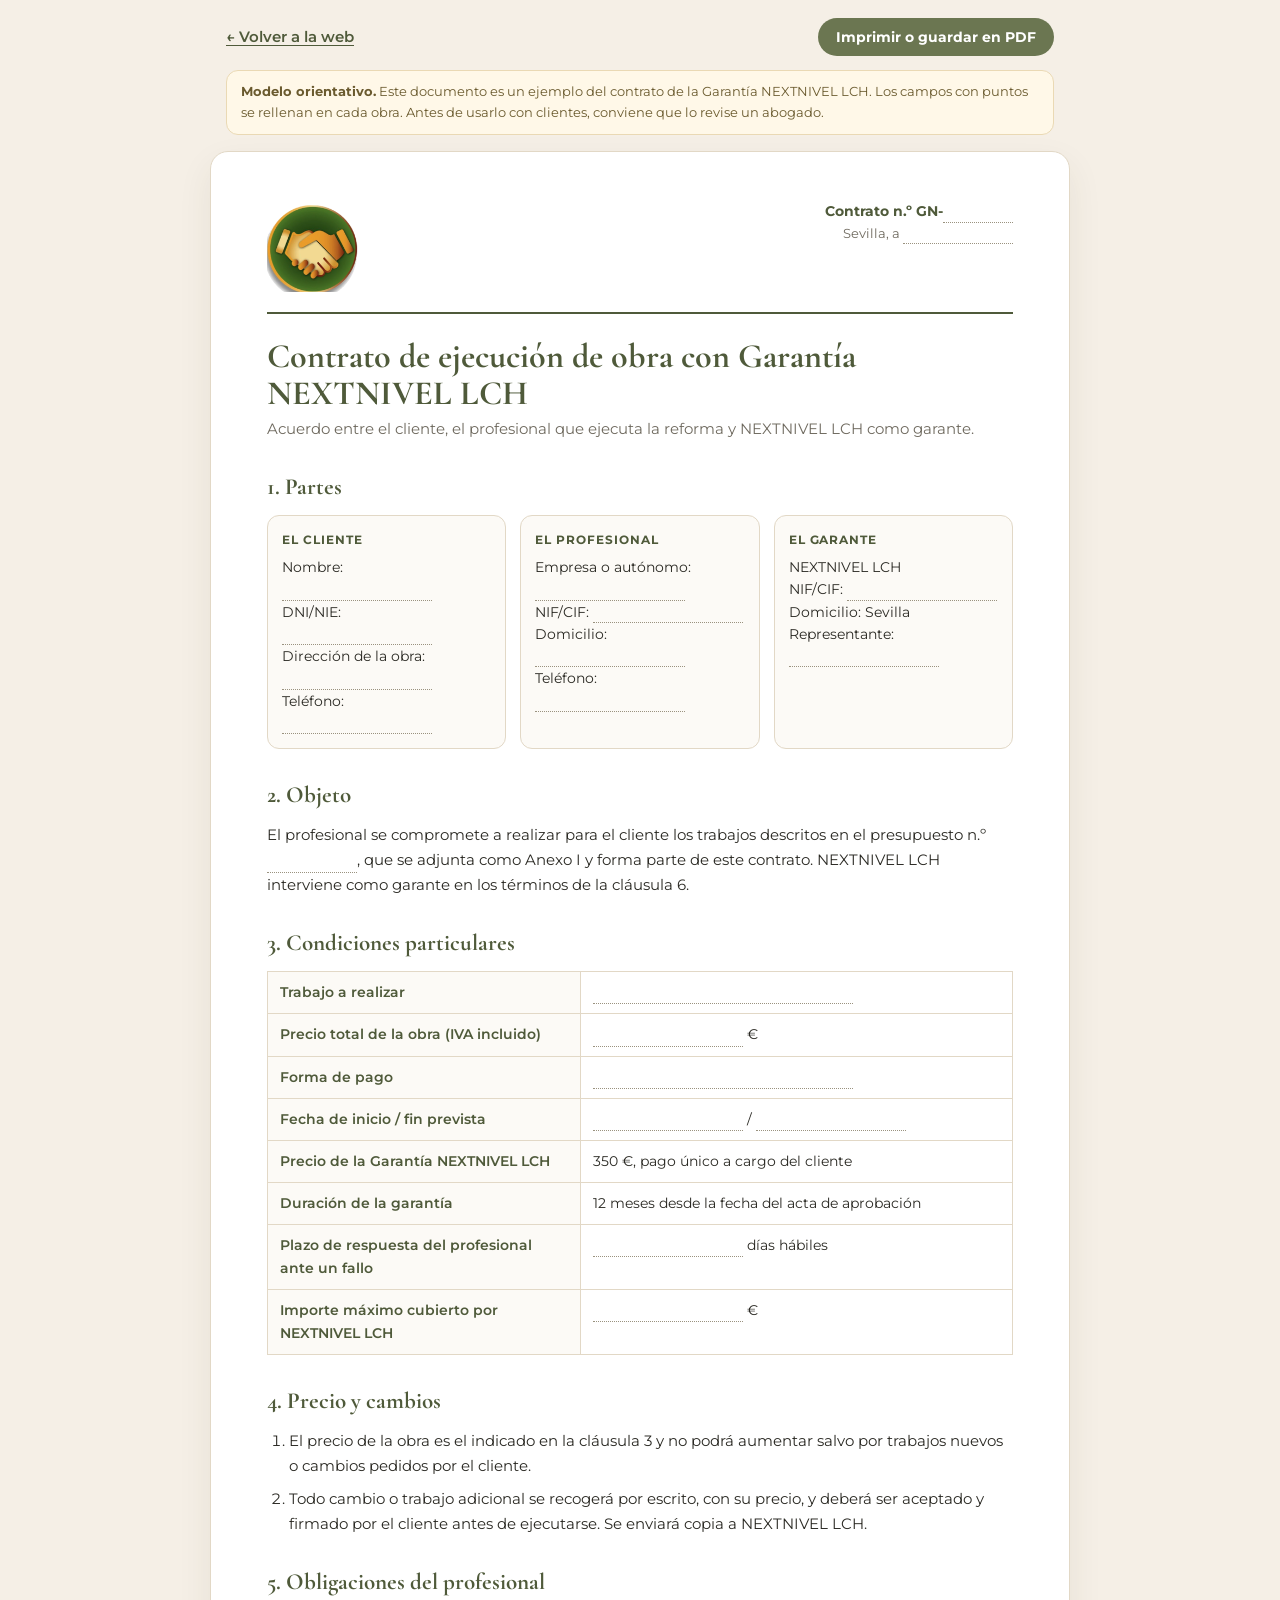
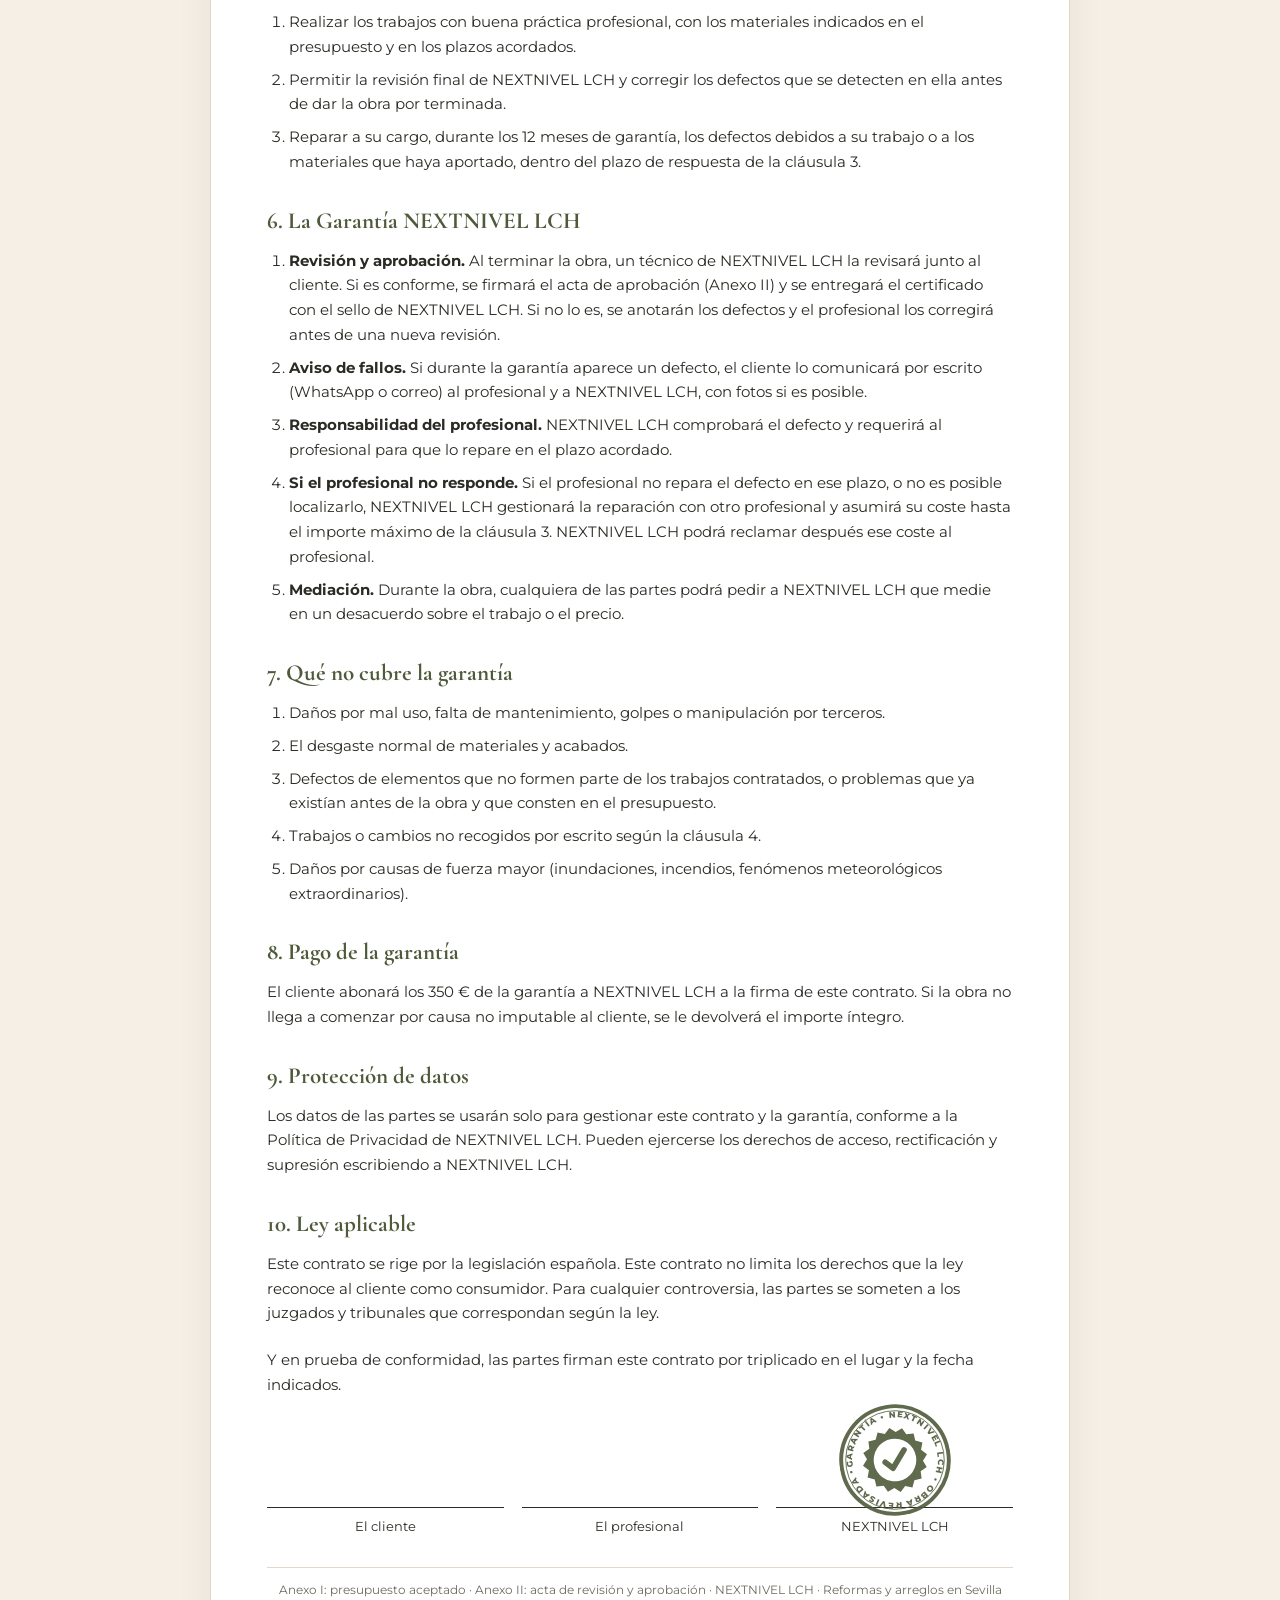
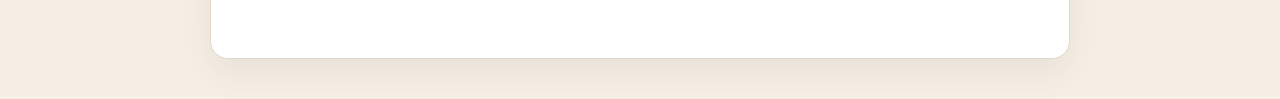
<file: contrato-garantia.html>
<!doctype html>
<html lang="es"><head><meta charset="utf-8"><meta name="viewport" content="width=device-width, initial-scale=1">
<title>Contrato de Garantía · NEXTNIVEL LCH (modelo)</title>
<meta name="robots" content="noindex">
<link rel="icon" href="/favicon.ico" sizes="any">
<link rel="preconnect" href="https://fonts.googleapis.com"><link rel="preconnect" href="https://fonts.gstatic.com" crossorigin>
<link href="https://fonts.googleapis.com/css2?family=Cormorant+Garamond:wght@600;700&family=Montserrat:wght@400;600;700;800&display=swap" rel="stylesheet">
<style>
:root{--crema:#f5efe6;--oliva:#6b7651;--osc:#4f5a3a;--ink:#2b2a24;--muted:#6f6a5f;--line:#e2d8c6}
*{box-sizing:border-box}
body{margin:0;background:var(--crema);color:var(--ink);font:15px/1.65 Montserrat,system-ui,sans-serif}
.barra{max-width:860px;margin:0 auto;padding:18px 16px 0;display:flex;justify-content:space-between;align-items:center;gap:12px;flex-wrap:wrap}
.barra a{color:var(--osc);font-weight:600;text-underline-offset:3px}
.barra button{background:var(--oliva);color:#fff;border:0;border-radius:999px;padding:10px 18px;font:700 14px Montserrat,sans-serif;cursor:pointer}
.aviso{max-width:860px;margin:14px auto 0;padding:0 16px}
.aviso p{margin:0;background:#fff8e8;border:1px solid #ead9b4;border-radius:12px;padding:10px 14px;font-size:13px;color:#6a5a2e}
.hoja{max-width:860px;margin:16px auto 40px;background:#fff;border:1px solid var(--line);border-radius:18px;padding:48px 56px;box-shadow:0 14px 34px rgba(70,58,40,.08);position:relative}
.cab{display:flex;justify-content:space-between;align-items:flex-start;gap:24px;border-bottom:2px solid var(--osc);padding-bottom:20px;margin-bottom:24px}
.cab img{height:92px;width:auto}
.cab .ref{text-align:right;font-size:13px;color:var(--muted)}
.cab .ref b{display:block;color:var(--osc);font-size:14px}
h1{font-family:"Cormorant Garamond",Georgia,serif;font-size:34px;line-height:1.1;margin:0 0 4px;color:var(--osc)}
.sub{margin:0 0 26px;color:var(--muted)}
h2{font-family:"Cormorant Garamond",Georgia,serif;font-size:23px;margin:28px 0 8px;color:var(--osc)}
p{margin:0 0 10px}
ol.cl{margin:0 0 10px;padding-left:22px}
ol.cl li{margin-bottom:8px}
.partes{display:grid;grid-template-columns:repeat(3,1fr);gap:14px;margin:8px 0 6px}
.parte{border:1px solid var(--line);border-radius:12px;padding:14px;font-size:13.5px;background:#fcfaf6}
.parte b{display:block;color:var(--osc);margin-bottom:6px;font-size:12px;letter-spacing:.08em;text-transform:uppercase}
.campo{display:inline-block;min-width:150px;border-bottom:1px dotted #9a927f;height:1.2em;vertical-align:bottom}
.campo.l{min-width:260px}
table{width:100%;border-collapse:collapse;margin:8px 0 12px;font-size:14px}
td{border:1px solid var(--line);padding:9px 12px;vertical-align:top}
td:first-child{width:42%;background:#fcfaf6;font-weight:600;color:var(--osc)}
.firmas{display:grid;grid-template-columns:repeat(3,1fr);gap:18px;margin-top:40px}
.firma{text-align:center;font-size:13px}
.firma .linea{height:70px;border-bottom:1px solid var(--ink);margin-bottom:8px;position:relative}
.firma .gs{position:absolute;left:50%;top:-34px;transform:translateX(-50%) rotate(-10deg);width:112px;opacity:.9}
.pie{margin-top:30px;border-top:1px solid var(--line);padding-top:12px;font-size:12px;color:var(--muted);text-align:center}
@media(max-width:700px){.hoja{padding:28px 20px}.partes,.firmas{grid-template-columns:1fr}.cab{flex-direction:column}.cab .ref{text-align:left}.firmas{gap:48px}}
@media print{body{background:#fff}.barra,.aviso{display:none}.hoja{border:0;box-shadow:none;margin:0;padding:0;max-width:none}h2{break-after:avoid}.firmas{break-inside:avoid}}
</style></head>
<body>
<div class="barra"><a href="/#garantia">← Volver a la web</a><button type="button" onclick="print()">Imprimir o guardar en PDF</button></div>
<div class="aviso"><p><b>Modelo orientativo.</b> Este documento es un ejemplo del contrato de la Garantía NEXTNIVEL LCH. Los campos con puntos se rellenan en cada obra. Antes de usarlo con clientes, conviene que lo revise un abogado.</p></div>
<main class="hoja">
  <div class="cab"><img src="/img/logo.webp" alt="NEXTNIVEL LCH" width="207" height="180"><div class="ref"><b>Contrato n.º GN-<span class="campo" style="min-width:70px"></span></b>Sevilla, a <span class="campo" style="min-width:110px"></span></div></div>
  <h1>Contrato de ejecución de obra con Garantía NEXTNIVEL LCH</h1>
  <p class="sub">Acuerdo entre el cliente, el profesional que ejecuta la reforma y NEXTNIVEL LCH como garante.</p>

  <h2>1. Partes</h2>
  <div class="partes">
    <div class="parte"><b>El cliente</b>Nombre: <span class="campo"></span><br>DNI/NIE: <span class="campo"></span><br>Dirección de la obra: <span class="campo"></span><br>Teléfono: <span class="campo"></span></div>
    <div class="parte"><b>El profesional</b>Empresa o autónomo: <span class="campo"></span><br>NIF/CIF: <span class="campo"></span><br>Domicilio: <span class="campo"></span><br>Teléfono: <span class="campo"></span></div>
    <div class="parte"><b>El garante</b>NEXTNIVEL LCH<br>NIF/CIF: <span class="campo"></span><br>Domicilio: Sevilla<br>Representante: <span class="campo"></span></div>
  </div>

  <h2>2. Objeto</h2>
  <p>El profesional se compromete a realizar para el cliente los trabajos descritos en el presupuesto n.º <span class="campo" style="min-width:90px"></span>, que se adjunta como Anexo I y forma parte de este contrato. NEXTNIVEL LCH interviene como garante en los términos de la cláusula 6.</p>

  <h2>3. Condiciones particulares</h2>
  <table>
    <tr><td>Trabajo a realizar</td><td><span class="campo l"></span></td></tr>
    <tr><td>Precio total de la obra (IVA incluido)</td><td><span class="campo"></span> €</td></tr>
    <tr><td>Forma de pago</td><td><span class="campo l"></span></td></tr>
    <tr><td>Fecha de inicio / fin prevista</td><td><span class="campo"></span> / <span class="campo"></span></td></tr>
    <tr><td>Precio de la Garantía NEXTNIVEL LCH</td><td>350 €, pago único a cargo del cliente</td></tr>
    <tr><td>Duración de la garantía</td><td>12 meses desde la fecha del acta de aprobación</td></tr>
    <tr><td>Plazo de respuesta del profesional ante un fallo</td><td><span class="campo"></span> días hábiles</td></tr>
    <tr><td>Importe máximo cubierto por NEXTNIVEL LCH</td><td><span class="campo"></span> €</td></tr>
  </table>

  <h2>4. Precio y cambios</h2>
  <ol class="cl">
    <li>El precio de la obra es el indicado en la cláusula 3 y no podrá aumentar salvo por trabajos nuevos o cambios pedidos por el cliente.</li>
    <li>Todo cambio o trabajo adicional se recogerá por escrito, con su precio, y deberá ser aceptado y firmado por el cliente antes de ejecutarse. Se enviará copia a NEXTNIVEL LCH.</li>
  </ol>

  <h2>5. Obligaciones del profesional</h2>
  <ol class="cl">
    <li>Realizar los trabajos con buena práctica profesional, con los materiales indicados en el presupuesto y en los plazos acordados.</li>
    <li>Permitir la revisión final de NEXTNIVEL LCH y corregir los defectos que se detecten en ella antes de dar la obra por terminada.</li>
    <li>Reparar a su cargo, durante los 12 meses de garantía, los defectos debidos a su trabajo o a los materiales que haya aportado, dentro del plazo de respuesta de la cláusula 3.</li>
  </ol>

  <h2>6. La Garantía NEXTNIVEL LCH</h2>
  <ol class="cl">
    <li><b>Revisión y aprobación.</b> Al terminar la obra, un técnico de NEXTNIVEL LCH la revisará junto al cliente. Si es conforme, se firmará el acta de aprobación (Anexo II) y se entregará el certificado con el sello de NEXTNIVEL LCH. Si no lo es, se anotarán los defectos y el profesional los corregirá antes de una nueva revisión.</li>
    <li><b>Aviso de fallos.</b> Si durante la garantía aparece un defecto, el cliente lo comunicará por escrito (WhatsApp o correo) al profesional y a NEXTNIVEL LCH, con fotos si es posible.</li>
    <li><b>Responsabilidad del profesional.</b> NEXTNIVEL LCH comprobará el defecto y requerirá al profesional para que lo repare en el plazo acordado.</li>
    <li><b>Si el profesional no responde.</b> Si el profesional no repara el defecto en ese plazo, o no es posible localizarlo, NEXTNIVEL LCH gestionará la reparación con otro profesional y asumirá su coste hasta el importe máximo de la cláusula 3. NEXTNIVEL LCH podrá reclamar después ese coste al profesional.</li>
    <li><b>Mediación.</b> Durante la obra, cualquiera de las partes podrá pedir a NEXTNIVEL LCH que medie en un desacuerdo sobre el trabajo o el precio.</li>
  </ol>

  <h2>7. Qué no cubre la garantía</h2>
  <ol class="cl">
    <li>Daños por mal uso, falta de mantenimiento, golpes o manipulación por terceros.</li>
    <li>El desgaste normal de materiales y acabados.</li>
    <li>Defectos de elementos que no formen parte de los trabajos contratados, o problemas que ya existían antes de la obra y que consten en el presupuesto.</li>
    <li>Trabajos o cambios no recogidos por escrito según la cláusula 4.</li>
    <li>Daños por causas de fuerza mayor (inundaciones, incendios, fenómenos meteorológicos extraordinarios).</li>
  </ol>

  <h2>8. Pago de la garantía</h2>
  <p>El cliente abonará los 350 € de la garantía a NEXTNIVEL LCH a la firma de este contrato. Si la obra no llega a comenzar por causa no imputable al cliente, se le devolverá el importe íntegro.</p>

  <h2>9. Protección de datos</h2>
  <p>Los datos de las partes se usarán solo para gestionar este contrato y la garantía, conforme a la Política de Privacidad de NEXTNIVEL LCH. Pueden ejercerse los derechos de acceso, rectificación y supresión escribiendo a NEXTNIVEL LCH.</p>

  <h2>10. Ley aplicable</h2>
  <p>Este contrato se rige por la legislación española. Este contrato no limita los derechos que la ley reconoce al cliente como consumidor. Para cualquier controversia, las partes se someten a los juzgados y tribunales que correspondan según la ley.</p>

  <p style="margin-top:22px">Y en prueba de conformidad, las partes firman este contrato por triplicado en el lugar y la fecha indicados.</p>
  <div class="firmas">
    <div class="firma"><div class="linea"></div>El cliente</div>
    <div class="firma"><div class="linea"></div>El profesional</div>
    <div class="firma"><div class="linea"><span id="selloFirma"></span></div>NEXTNIVEL LCH</div>
  </div>
  <p class="pie">Anexo I: presupuesto aceptado · Anexo II: acta de revisión y aprobación · NEXTNIVEL LCH · Reformas y arreglos en Sevilla</p>
</main>
<script>
(function(){var C="#4f5a3a",pts=[];for(var i=0;i<32;i++){var r=i%2?50:58,a=Math.PI*2*i/32-Math.PI/2;pts.push((100+r*Math.cos(a)).toFixed(1)+","+(100+r*Math.sin(a)).toFixed(1));}
document.getElementById("selloFirma").outerHTML='<svg class="gs" viewBox="0 0 200 200" role="img" aria-label="Sello Garantía NEXTNIVEL LCH"><defs><path id="ga" d="M100,100 m-76,0 a76,76 0 1,1 152,0 a76,76 0 1,1 -152,0"/></defs><circle cx="100" cy="100" r="96" fill="none" stroke="'+C+'" stroke-width="7"/><circle cx="100" cy="100" r="88" fill="none" stroke="'+C+'" stroke-width="1.5"/><text font-family="Montserrat,Arial,sans-serif" font-weight="800" font-size="15" fill="'+C+'"><textPath href="#ga" textLength="472" lengthAdjust="spacing">GARANTÍA • NEXTNIVEL LCH • OBRA REVISADA •</textPath></text><polygon points="'+pts.join(" ")+'" fill="'+C+'"/><circle cx="100" cy="100" r="38" fill="#fff"/><path d="M82 101 l12 13 l25 -29" fill="none" stroke="'+C+'" stroke-width="10" stroke-linecap="round" stroke-linejoin="round"/></svg>';})();
</script>
</body></html>
</file>
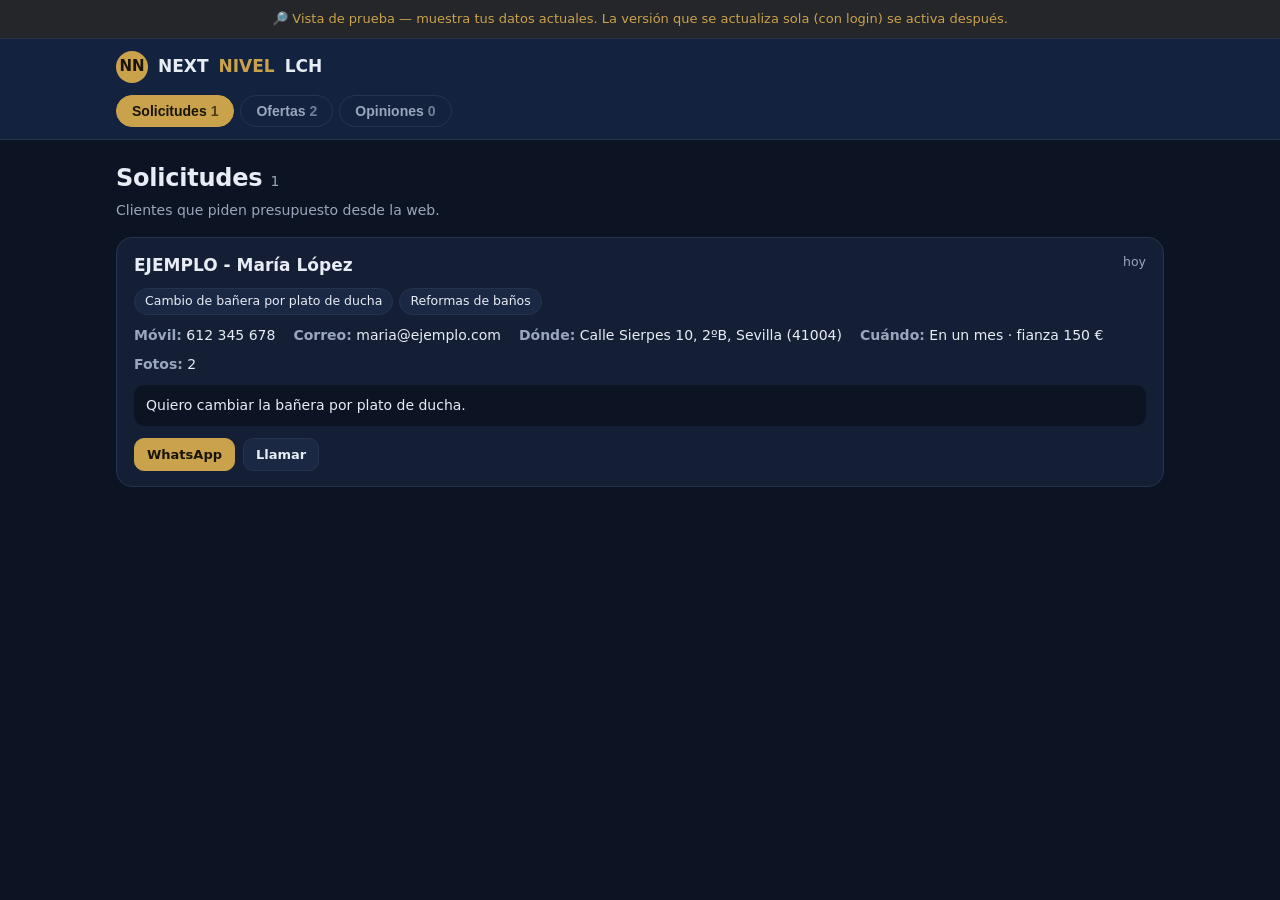
<file: panel.html>
<!doctype html>
<html lang="es">
<head>
<meta charset="utf-8">
<meta name="viewport" content="width=device-width, initial-scale=1">
<title>Panel NEXTNIVEL</title>
<meta name="description" content="Vista de prueba del panel de NEXTNIVEL LCH con los datos actuales: solicitudes, ofertas y opiniones.">
<style>
:root{
  --bg:#0c1424; --panel:#141f35; --panel-2:#1a2843; --ink:#e8ecf4; --muted:#9aa6bb;
  --line:#26334d; --chip:#1a2843; --accent:#c9a24b; --navy:#13233f;
  --ok:#3cc488; --err:#ff7b6b; --shadow:0 12px 30px rgba(0,0,0,.35);
  --font:system-ui,-apple-system,"Segoe UI",sans-serif;
}
*{box-sizing:border-box}
html,body{margin:0}
body{background:var(--bg);color:var(--ink);font-family:var(--font);font-size:15px;line-height:1.5}
h1,h2,h3{margin:0;font-weight:800;letter-spacing:-.01em}
.muted{color:var(--muted)} .sub{color:var(--muted);font-weight:400;font-size:14px}
.aviso{background:rgba(201,162,75,.12);border-bottom:1px solid var(--line);color:var(--accent);font-size:13px;padding:9px 16px;text-align:center}
header{position:sticky;top:0;z-index:5;background:var(--navy);border-bottom:1px solid var(--line)}
.bar{max-width:1080px;margin:0 auto;padding:12px 16px;display:flex;align-items:center;gap:12px;flex-wrap:wrap}
.brand{display:flex;align-items:center;gap:10px;font-weight:800;font-size:17px}
.brand .b{width:32px;height:32px;border-radius:50%;background:var(--accent);color:#1a1405;display:grid;place-items:center;font-size:15px}
.brand i{color:var(--accent);font-style:normal}
#tabs{display:flex;gap:6px;max-width:1080px;margin:0 auto;padding:0 16px 12px;flex-wrap:wrap}
.tab{border:1px solid var(--line);background:transparent;color:var(--muted);border-radius:999px;padding:7px 15px;font-size:14px;font-weight:600;cursor:pointer}
.tab.on{background:var(--accent);border-color:var(--accent);color:#1a1405}
.tab .n{opacity:.7;margin-left:4px}
main{max-width:1080px;margin:0 auto;padding:20px 16px 60px}
.head{margin-bottom:16px}
.head h1{font-size:24px}
.head p{margin:4px 0 0;color:var(--muted);font-size:14px}
.empty{color:var(--muted);text-align:center;padding:40px 10px}
.lead{background:var(--panel);border:1px solid var(--line);border-radius:16px;padding:15px 17px;margin-bottom:12px}
.lead .top{display:flex;justify-content:space-between;gap:10px;align-items:flex-start;flex-wrap:wrap}
.lead .nm{font-size:17px;font-weight:800}
.lead .fecha{color:var(--muted);font-size:12.5px}
.jobs{display:flex;flex-wrap:wrap;gap:6px;margin:10px 0}
.tagj{background:var(--chip);border:1px solid var(--line);border-radius:999px;padding:3px 10px;font-size:12.5px}
.lead .row{display:flex;flex-wrap:wrap;gap:8px 18px;margin:8px 0 0;font-size:14px}
.lead .row span b{color:var(--muted);font-weight:600}
.lead .desc{margin:10px 0 0;padding:10px 12px;background:var(--bg);border-radius:10px;font-size:14px}
.acts{display:flex;gap:8px;flex-wrap:wrap;margin-top:12px}
.btn{border:1px solid var(--line);background:var(--panel-2);color:var(--ink);border-radius:10px;padding:6px 12px;font-size:13px;font-weight:600;text-decoration:none;display:inline-flex;gap:6px}
.btn.pri{background:var(--accent);border-color:var(--accent);color:#1a1405}
.ofa-grid{display:grid;grid-template-columns:repeat(auto-fill,minmax(250px,1fr));gap:14px}
.ofa-card{background:var(--panel);border:1px solid var(--line);border-radius:18px;overflow:hidden;box-shadow:var(--shadow);display:flex;flex-direction:column}
.ofa-img{aspect-ratio:4/3;background:linear-gradient(135deg,#1a2843,#223354);display:grid;place-items:center;color:var(--muted);font-size:13px;position:relative}
.chip{position:absolute;top:10px;left:10px;display:inline-flex;align-items:center;gap:6px;font-size:12px;font-weight:700;padding:3px 9px;border-radius:999px}
.chip i{width:7px;height:7px;border-radius:50%;background:currentColor;display:inline-block}
.st-on{background:rgba(60,196,136,.15);color:var(--ok)}
.ofa-b{padding:13px 15px;display:flex;flex-direction:column;gap:5px;flex:1}
.ofa-b b{font-size:16px}.ofa-b .pr{font-size:21px;font-weight:800;color:var(--accent)}
.ofa-b p{margin:0;color:var(--muted);font-size:13px}
</style>
</head>
<body>
<div class="aviso">🔎 Vista de prueba — muestra tus datos actuales. La versión que se actualiza sola (con login) se activa después.</div>
<header>
  <div class="bar"><div class="brand"><span class="b">NN</span>NEXT<i>NIVEL</i> LCH</div></div>
  <nav id="tabs"></nav>
</header>
<main id="view"></main>

<script>
const DATA={
  solicitudes:[
    {nombre:"EJEMPLO - María López",movil:"612 345 678",email:"maria@ejemplo.com",direccion:"Calle Sierpes 10, 2ºB",localidad:"Sevilla",cp:"41004",cuando:"En un mes · fianza 150 €",descripcion:"Quiero cambiar la bañera por plato de ducha.",trabajos:["Cambio de bañera por plato de ducha","Reformas de baños"],num_fotos:2,fecha:"hoy"}
  ],
  ofertas:[
    {titulo:"Reforma de baño completo",precio:"6.900 €",descripcion:"Demolición, fontanería, alicatado, plato de ducha y mampara.",orden:1,activo:true},
    {titulo:"Pintura de piso completo",precio:"desde 750 €",descripcion:"Paredes y techos, piso de 70-90 m², mano de obra y material.",orden:2,activo:true}
  ],
  opiniones:[]
};
const esc=t=>String(t==null?"":t).replace(/[&<>"']/g,c=>({"&":"&amp;","<":"&lt;",">":"&gt;",'"':"&quot;","'":"&#39;"}[c]));
const $=s=>document.querySelector(s);
const TABS=[["solicitudes","Solicitudes"],["ofertas","Ofertas"],["opiniones","Opiniones"]];
let view="solicitudes";
function tabs(){$("#tabs").innerHTML=TABS.map(([k,l])=>`<button class="tab ${k===view?'on':''}" data-t="${k}">${l}<span class="n">${DATA[k].length}</span></button>`).join("");}
$("#tabs").addEventListener("click",e=>{const b=e.target.closest(".tab");if(b){view=b.dataset.t;render();}});
function render(){tabs();({solicitudes:vSol,ofertas:vOf,opiniones:vOp}[view])();}
function vSol(){
  const d=DATA.solicitudes;
  $("#view").innerHTML=`<div class="head"><h1>Solicitudes <span class="sub">${d.length}</span></h1><p>Clientes que piden presupuesto desde la web.</p></div>`+(d.length?d.map(s=>`<div class="lead"><div class="top"><div class="nm">${esc(s.nombre)}</div><div class="fecha">${esc(s.fecha)}</div></div><div class="jobs">${s.trabajos.map(j=>`<span class="tagj">${esc(j)}</span>`).join("")}</div><div class="row"><span><b>Móvil:</b> ${esc(s.movil)}</span><span><b>Correo:</b> ${esc(s.email)}</span><span><b>Dónde:</b> ${esc(s.direccion)}, ${esc(s.localidad)} (${esc(s.cp)})</span><span><b>Cuándo:</b> ${esc(s.cuando)}</span><span><b>Fotos:</b> ${esc(s.num_fotos)}</span></div><div class="desc">${esc(s.descripcion)}</div><div class="acts"><a class="btn pri" href="https://wa.me/34${s.movil.replace(/\s/g,"")}" target="_blank" rel="noopener">WhatsApp</a><a class="btn" href="tel:+34${s.movil.replace(/\s/g,"")}">Llamar</a></div></div>`).join(""):`<div class="empty">Todavía no hay solicitudes.</div>`);
}
function vOf(){
  const d=DATA.ofertas;
  $("#view").innerHTML=`<div class="head"><h1>Ofertas <span class="sub">${d.length}</span></h1><p>Las ofertas visibles salen en la web, encima de la guía de precios.</p></div><div class="ofa-grid">${d.map(o=>`<div class="ofa-card"><div class="ofa-img"><span class="chip st-on"><i></i>Visible</span>Sin foto</div><div class="ofa-b"><b>${esc(o.titulo)}</b><span class="pr">${esc(o.precio)}</span><p>${esc(o.descripcion)}</p><p class="muted">Orden: ${esc(o.orden)}</p></div></div>`).join("")}</div>`;
}
function vOp(){
  $("#view").innerHTML=`<div class="head"><h1>Opiniones <span class="sub">0</span></h1><p>Reseñas enviadas por clientes desde la web.</p></div><div class="empty">Todavía no hay opiniones.</div>`;
}
render();
</script>
</body>
</html>
</file>
<file: estilo.css>
/* NEXTNIVEL LCH — estilo claro y cálido (crema, oliva, títulos con serifa). Capa final sobre el CSS principal. */
@import url("https://fonts.googleapis.com/css2?family=Cormorant+Garamond:ital,wght@0,500;0,600;0,700;1,500;1,600&family=Montserrat:wght@600;800;900&display=swap");

:root:root:root:root{
  color-scheme:light;
  --crema:#f5efe6; --papel:#fffdf9; --arena:#e9dfcf; --oliva:#6b7651; --oliva-osc:#4f5a3a; --terracota:#b7825c;
  --ink:#2e2a24; --muted:#6f675c; --line:rgba(70,58,40,.16); --bg:#fffdf9; --tile:#f1eadf;
  --surface:transparent; --gold:#6b7651; --gold-soft:#e7eadd; --navy:#2e2a24; --ok:#4f7a4a; --err:#b0452f;
  --serif:"Cormorant Garamond", Georgia, "Times New Roman", serif;
}
body{background:var(--crema);color:var(--ink);-webkit-font-smoothing:antialiased;text-rendering:optimizeLegibility}
/* fondo: manchas orgánicas suaves en lugar de los hexágonos */
#hexfondo{display:none!important}
body::before{display:block!important;content:"";position:fixed;inset:0;z-index:-2;pointer-events:none;
  background:
   radial-gradient(38% 30% at 100% 6%,rgba(107,118,81,.13),transparent 72%),
   radial-gradient(30% 34% at 0% 55%,rgba(183,130,92,.12),transparent 70%),
   radial-gradient(34% 26% at 92% 92%,rgba(107,118,81,.10),transparent 70%),
   var(--crema)!important}
h1,h2,h3{font-family:var(--serif);font-weight:600;letter-spacing:-.005em;color:var(--ink)}

/* cabecera */
.top{background:rgba(255,253,249,.92)!important;backdrop-filter:blur(8px);color:var(--ink);border-bottom:1px solid var(--line)!important}
.brand{color:var(--ink);font-family:var(--serif);font-size:24px;font-weight:700;letter-spacing:.01em}
.brand b{color:var(--oliva)}
.badge{border-color:var(--oliva)}
.badge svg{stroke:var(--oliva)}
.top small{color:var(--muted);font-weight:700}
.top .tools input{background-color:#fff!important;border:1px solid var(--line)!important;color:var(--ink)}
.top .tools input:focus{border-color:var(--oliva)!important;box-shadow:0 0 0 3px rgba(107,118,81,.18)!important}
.top .chip{background:transparent;border:1px solid var(--line);color:var(--ink);font-weight:600}
.top .chip:hover{border-color:var(--oliva);color:var(--oliva)}
.top .chip[aria-pressed="true"]{background:var(--oliva);border-color:var(--oliva);color:#fff}
input::placeholder,textarea::placeholder{color:rgba(46,42,36,.45)!important}

/* portada */
.hero{color:var(--ink);padding-block:44px 64px}
.trio{gap:34px 26px}
.pic{border:0;border-radius:20px;box-shadow:0 18px 40px rgba(70,58,40,.18);transform:none!important;background:var(--arena)}
.bub{background:#fff;color:var(--ink);border-radius:16px;box-shadow:0 10px 26px rgba(70,58,40,.12);font:600 clamp(14px,1.35vw,16px)/1.4 var(--body)}
.say::after{border-top-color:#fff}
.think{font-style:normal}
.c2 .bub{outline:0}
.bub .who{color:var(--oliva);font-size:10.5px;letter-spacing:.09em}
.tag{background:var(--oliva);color:#fff;border:0;font-size:10.5px;letter-spacing:.09em;padding:5px 11px;box-shadow:0 4px 10px rgba(79,90,58,.25)}
.hero-text{margin-top:48px}
.hero-text h1{font-family:var(--serif);font-weight:600;font-size:clamp(34px,4.6vw,56px);line-height:1.02;max-width:18ch;color:var(--ink)}
.hero h1 span{color:var(--oliva);font-style:italic}
.hero-text p{color:var(--muted);font-size:17.5px}
.facts{display:none}
.quotes{gap:12px;margin-top:28px}
.q{background:#fff;border:1px solid var(--line);border-radius:14px;padding:12px 16px;box-shadow:0 6px 16px rgba(70,58,40,.06)}
.q b{color:var(--ink);font-family:var(--serif);font-size:19px;font-weight:600}
.q span{color:var(--muted)}
.q span::before{content:none}
.q.you{background:var(--oliva);border-color:var(--oliva)}
.q.you b,.q.you span{color:#fff}
@keyframes qluz{0%,32%,100%{transform:none;box-shadow:0 6px 16px rgba(70,58,40,.06)}8%,22%{transform:translateY(-4px);border-color:var(--oliva);box-shadow:0 0 0 2px var(--oliva),0 12px 28px rgba(79,90,58,.28)}}
.quotes .q::after{background:linear-gradient(110deg,transparent 30%,rgba(255,255,255,.7) 50%,transparent 70%)}

/* botones */
.btn{border-radius:999px;font-weight:700;letter-spacing:.01em}
.btn.primary{background:var(--oliva);color:#fff;box-shadow:0 8px 18px rgba(79,90,58,.22)}
.btn.primary:hover{background:var(--oliva-osc);filter:none}
.btn.ghost{border:1px solid var(--line);color:var(--ink);background:#fff}
.hero-cta{margin-top:28px;padding-inline:26px}

/* pasos */
.steps{margin:0 0 34px;gap:10px}
.step{background:#fff;border:1px solid var(--line);border-radius:14px;color:var(--muted);font-size:14.5px;box-shadow:0 4px 12px rgba(70,58,40,.05)}
.step.on{color:var(--ink);border-color:var(--oliva)}
.step i{background:var(--tile);color:var(--ink)}
.step.on i{background:var(--oliva);color:#fff}
.steps .step::before{background:linear-gradient(110deg,transparent 30%,rgba(107,118,81,.16) 50%,transparent 70%)}
.steps .step:not(:last-child)::after{color:var(--oliva)}

/* títulos de sección */
.panel h2{font-size:clamp(30px,3.4vw,40px);margin-bottom:6px;font-weight:600}
.lead{color:var(--muted);margin-bottom:24px}

/* servicios: tarjetas con foto e icono en círculo */
#grid{display:grid;grid-template-columns:repeat(4,minmax(0,1fr));gap:18px;height:auto!important;margin-top:0}
#grid svg.arrows{display:none}
#grid .svc{position:relative!important;left:auto!important;top:auto!important;width:auto!important;height:auto!important;aspect-ratio:1/1.16;container-type:inline-size;animation:none!important;color:var(--ink);text-align:left;border-radius:18px;transition:transform .25s,box-shadow .25s}
#grid .svc:hover{transform:translateY(-3px)}
#grid .svc .dia{inset:0;transform:none!important;border-radius:18px;overflow:hidden;border:1px solid var(--line);background:#fff;box-shadow:0 10px 24px rgba(70,58,40,.08);transition:box-shadow .25s,border-color .2s}
#grid .svc:hover .dia{box-shadow:0 16px 34px rgba(70,58,40,.14)}
#grid .svc .scene{inset:0;transform:none;background-size:cover;background-position:center;background-origin:content-box;background-clip:content-box;padding-bottom:46cqw;background-color:transparent}
#grid .scene::after{content:"Elegir →";position:absolute;left:16px;bottom:14px;inset:auto auto 14px 16px;background:none!important;font:700 11.5px var(--body);letter-spacing:.1em;text-transform:uppercase;color:var(--oliva)}
#grid .svc[aria-pressed="true"] .scene::after{content:"Elegido ✓"}
#grid .svc .name{top:auto!important;bottom:36px;left:16px!important;right:14px;width:auto;transform:none!important;text-align:left;color:var(--ink);text-shadow:none;font:600 21px/1.1 var(--serif)!important;z-index:1}
#grid .scene .ico,#grid .scene[class*="ph-"] .ico{display:block!important;position:absolute;left:16px;top:calc(70cqw - 22px);width:44px;height:44px;transform:none;padding:10px;border-radius:50%;background:var(--oliva);stroke:#fff;stroke-width:2.6;box-shadow:0 0 0 3px #fff;filter:none;opacity:1;z-index:2}
#grid .svc .tick{top:12px;left:auto;right:12px;transform:none;width:30px;height:30px;font-size:15px;background:var(--oliva);color:#fff;box-shadow:0 0 0 3px #fff;z-index:2}
#grid .svc[aria-pressed="true"] .dia{border:2px solid var(--oliva);box-shadow:0 12px 28px rgba(79,90,58,.22)}
#grid .svc:focus-visible .dia{outline:2px solid var(--oliva);outline-offset:3px}
@media (max-width:900px){#grid{grid-template-columns:repeat(3,minmax(0,1fr))}}
@media (max-width:640px){#grid{grid-template-columns:repeat(2,minmax(0,1fr));gap:12px}#grid .svc .name{font-size:18px!important;left:12px!important;bottom:32px}#grid .scene::after{left:12px;bottom:12px;inset:auto auto 12px 12px;font-size:10.5px}#grid .svc{aspect-ratio:1/1.2}#grid .svc .scene{padding-bottom:58cqw}#grid .scene .ico,#grid .scene[class*="ph-"] .ico{left:12px;width:36px;height:36px;padding:8px;top:calc(62cqw - 18px)}#grid .svc .name{font-size:17px!important;line-height:1.05!important}}
#p1 .row{margin-top:22px}
.empty{padding:8px 0 0}

/* formulario */
input,textarea,select{background:#fff;color:var(--ink);border:1px solid var(--line);border-radius:10px}
input:focus,textarea:focus,select:focus{outline:none;border-color:var(--oliva);box-shadow:0 0 0 3px rgba(107,118,81,.16)}
.urg label{border:1px solid var(--line);border-radius:999px;background:#fff;padding-inline:14px}
.urg label:has(input:checked){background:var(--gold-soft);border-color:var(--oliva)}
.drop{border:1px dashed rgba(70,58,40,.3);border-radius:14px;background:#fff}
.fianza{border:1px solid var(--oliva);background:var(--gold-soft);border-radius:14px}
.fianza b{color:var(--oliva-osc)}
.msg{background:#fff;border-color:var(--line)}
.okmark{background:var(--oliva)}
.consent{color:var(--muted)}
#envioMsg[style*="5ee29a"]{color:var(--ok)!important}

/* cinta de ventajas / opiniones */
.op{padding-block:30px 60px}
.op .tarjeta{background:#fff;border:1px solid var(--line);border-radius:16px;box-shadow:0 8px 20px rgba(70,58,40,.07);backdrop-filter:none}
.op .tarjeta p{color:var(--ink)}
.op .tarjeta.ventaja b{font-family:var(--serif);font-size:21px;font-weight:600;color:var(--oliva-osc)}
.op .tarjeta.rev{background:#fff}
.op .estrellas label{color:rgba(46,42,36,.2)}
.op .aviso.ok{color:var(--ok)}

/* resumen desplegable */
details.info summary{border-color:var(--oliva)!important;background:#fff}
details.info .cuerpo{text-shadow:none!important}
.sel li{background:var(--tile)}
.wa-chat{color:#08240f}

/* guía de precios */
#precios.precios{border-top:1px solid var(--line);padding-top:52px;padding-bottom:64px}
#precios .pr-det>summary{background:#fff;border:1px solid var(--line);border-radius:18px;box-shadow:0 10px 24px rgba(70,58,40,.07)}
#precios .pr-det>summary:hover{border-color:var(--oliva);background:#fff}
#precios .pr-det>summary::after{border-color:var(--oliva)}
#precios .pr-sum-t{font-family:var(--serif);font-weight:600;font-size:clamp(26px,3vw,34px);color:var(--ink)}
#precios .pr-sum-t span{color:var(--oliva);font-style:italic}
#precios .pr{background:#fff;border:1px solid var(--line);border-radius:18px;box-shadow:0 8px 20px rgba(70,58,40,.06);backdrop-filter:none}
#precios .pr:hover{border-color:var(--oliva);transform:none}
#precios .pr h3{color:var(--ink)}
#precios .pr .cifra{color:var(--oliva-osc);font-family:var(--serif);font-size:28px;font-weight:700}
#precios .pr button{color:var(--ink);text-decoration-color:var(--oliva)}
#precios .pr button:hover{color:var(--oliva)}
#precios .pr-nota{background:var(--gold-soft);border-left-color:var(--oliva);color:var(--muted)}

/* pie */
footer.wrap{border-top:1px solid var(--line);padding-top:30px;margin-top:8px;color:var(--muted)}
footer.wrap>div:first-child{font-family:var(--serif);font-size:20px;color:var(--ink)}
.legal-links a{color:var(--muted)}
.legal-links a:hover{color:var(--oliva)}
.social{display:flex;gap:12px;justify-content:center;margin-top:14px}
.social a{display:grid;place-items:center;width:42px;height:42px;border-radius:50%;border:1px solid var(--line);color:var(--muted);transition:color .2s,border-color .2s,transform .2s}
.social a:hover{color:var(--oliva);border-color:var(--oliva);transform:translateY(-2px)}

/* laterales (pantallas anchas): se funden con el crema */
@media (min-width:1400px){body::after{background:linear-gradient(90deg,rgba(245,239,230,0) 0%,rgba(245,239,230,.25) 55%,var(--crema) 100%),linear-gradient(180deg,rgba(245,239,230,.3),transparent 18%,transparent 82%,rgba(245,239,230,.6)),url(img/arquitecta.webp) center 20%/cover no-repeat!important}}
@media (min-width:1400px){.obrero-lado{top:118px;bottom:0;height:auto!important;width:calc((100vw - 1120px)/2 + 40px)!important;opacity:1;-webkit-mask-image:none!important;mask-image:none!important;
  background:linear-gradient(270deg,rgba(245,239,230,0) 0%,rgba(245,239,230,.25) 55%,var(--crema) 100%),linear-gradient(180deg,rgba(245,239,230,.3),transparent 18%,transparent 82%,rgba(245,239,230,.6)),url(img/obrero2.webp) center 20%/cover no-repeat!important}}

/* logo */
.top a.brand{text-decoration:none;gap:10px;color:inherit}
.brand-ico{height:46px;width:auto;display:block;flex:none}
.brand-txt{display:grid;grid-template-columns:auto auto;justify-content:start;align-items:end;font-family:Montserrat,"Segoe UI",system-ui,sans-serif;line-height:.95;letter-spacing:-.01em}
.brand-txt .bn,.brand-txt .bo{font-weight:900;font-size:23px}
.brand-txt .bn{color:#0b1428}.brand-txt .bo{color:#f58a20}
.brand-txt .bl{grid-column:1/-1;display:flex;align-items:center;gap:8px;margin-top:3px;font-weight:600;font-size:10.5px;letter-spacing:.55em;color:#0b1428;padding-left:.55em}
.brand-txt .bl::before,.brand-txt .bl::after{content:"";flex:1;height:2px;background:#f58a20}
.foot-logo{display:block;height:110px;width:auto;margin:0 auto 12px}

/* móvil */
@media (max-width:640px){
  .steps{flex-wrap:nowrap;gap:6px}
  .step{flex:1 1 0;min-width:0;font-size:12.5px;line-height:1.2;padding:8px;gap:6px}
  .step i{width:22px;height:22px;font-size:12px}
  .steps .step:not(:last-child){padding-right:20px}
  .steps .step:not(:last-child)::after{right:5px;font-size:12px}
  .hero-text h1{font-size:34px}
  .brand{font-size:21px}
  .brand-ico{height:38px}
  .brand-txt .bn,.brand-txt .bo{font-size:19px}
  .brand-txt .bl{font-size:9px}
}
</file>
